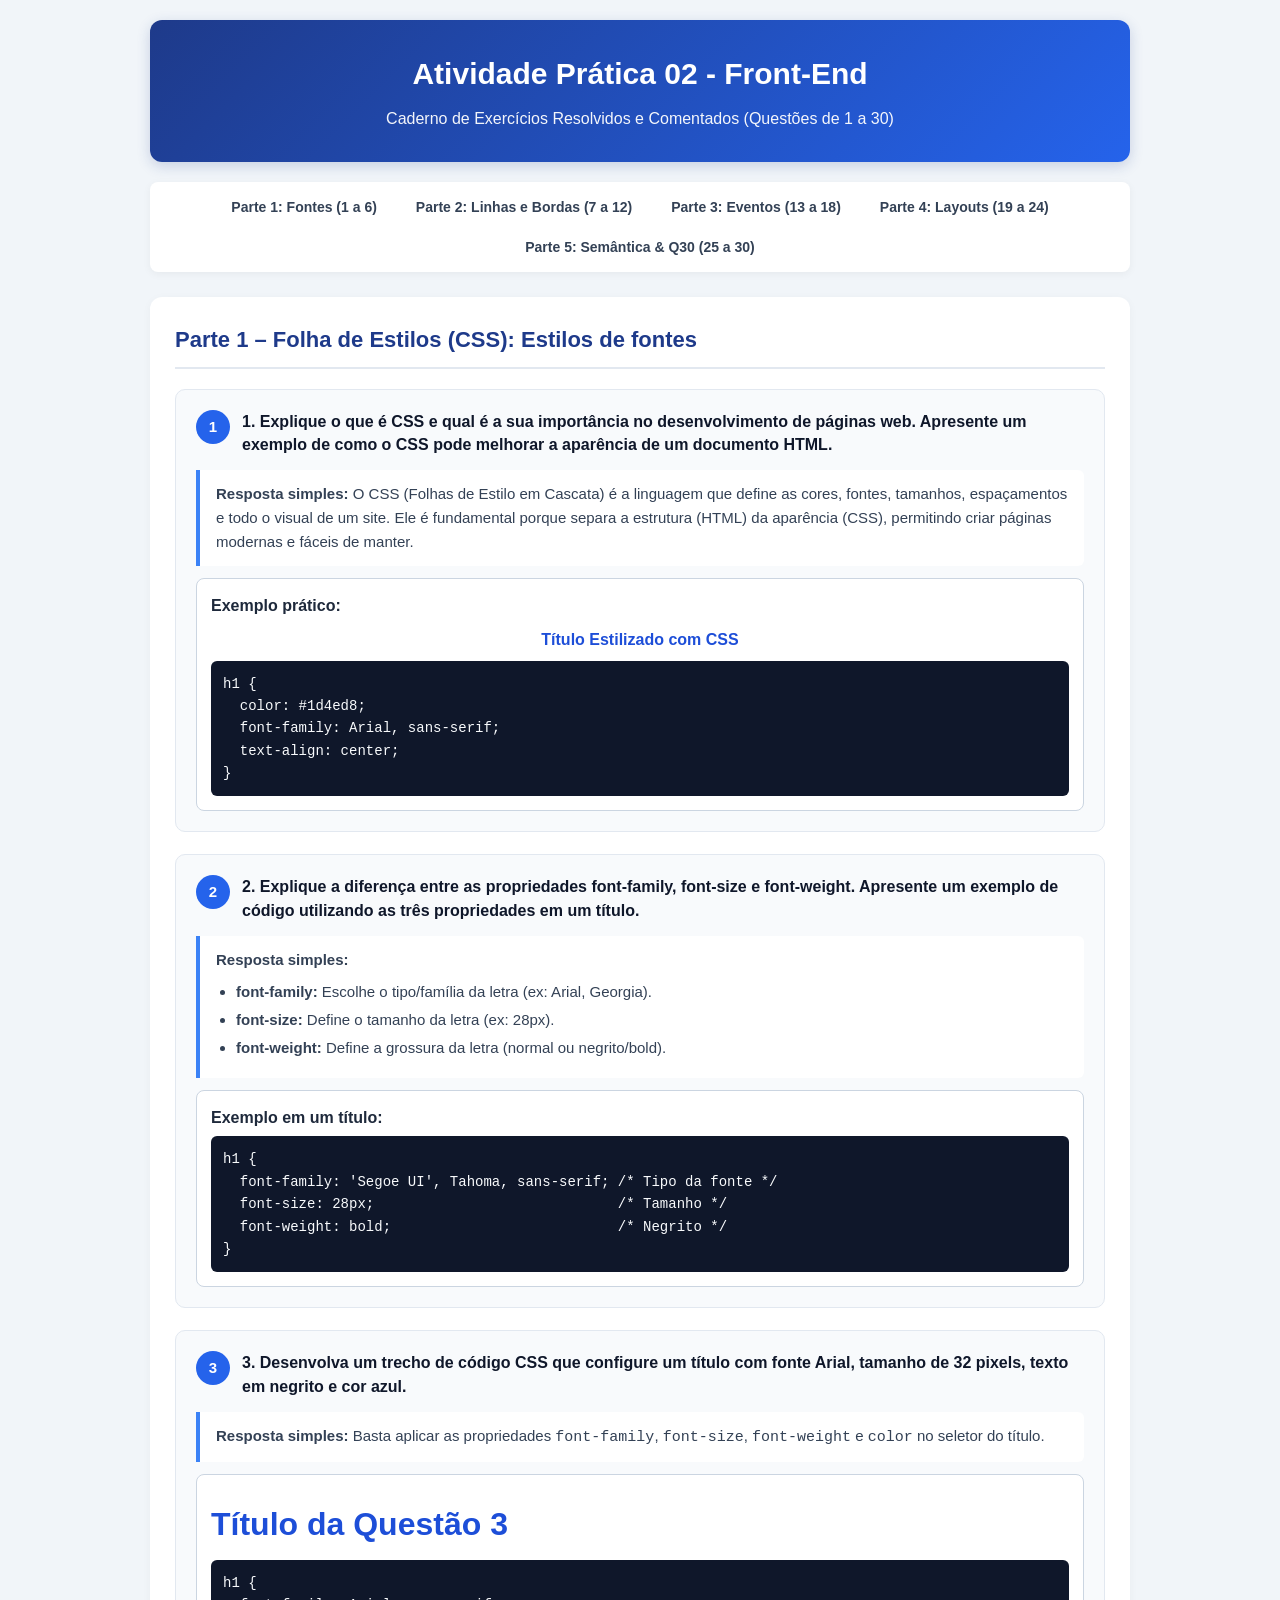
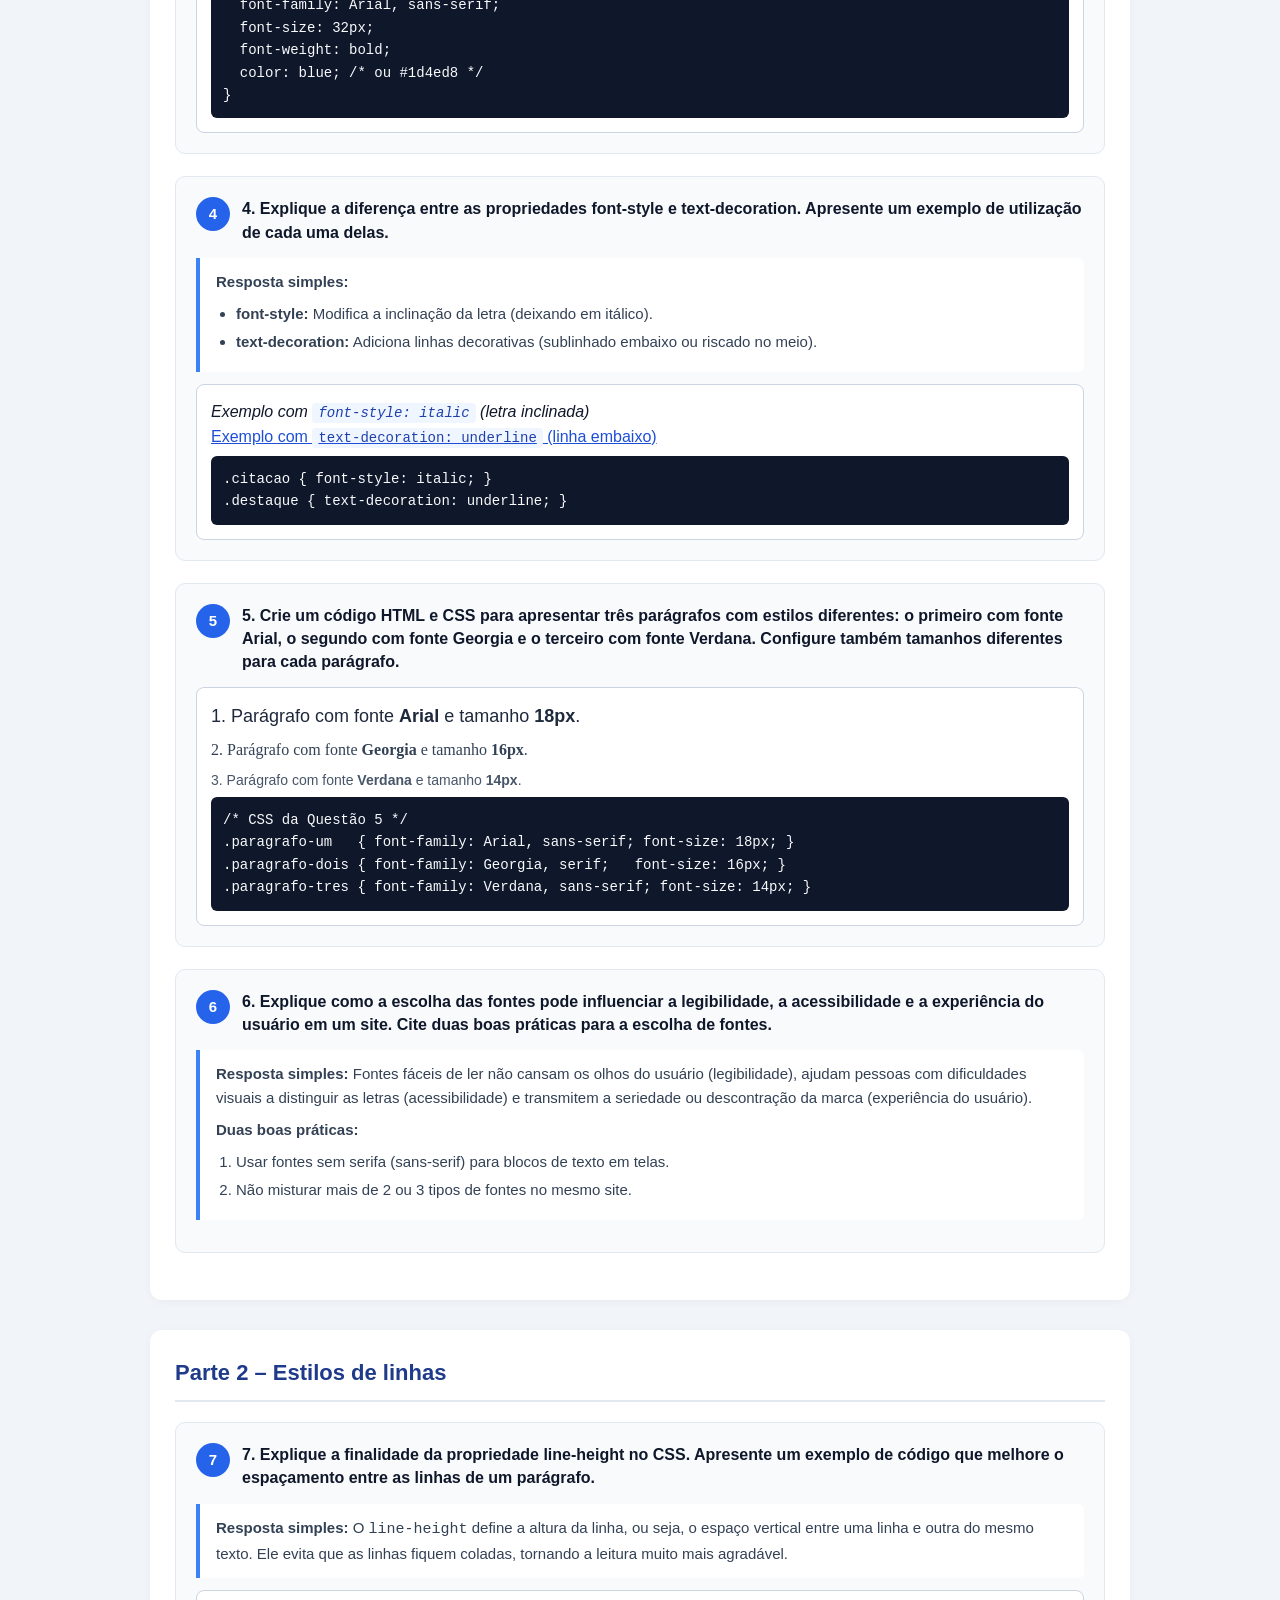
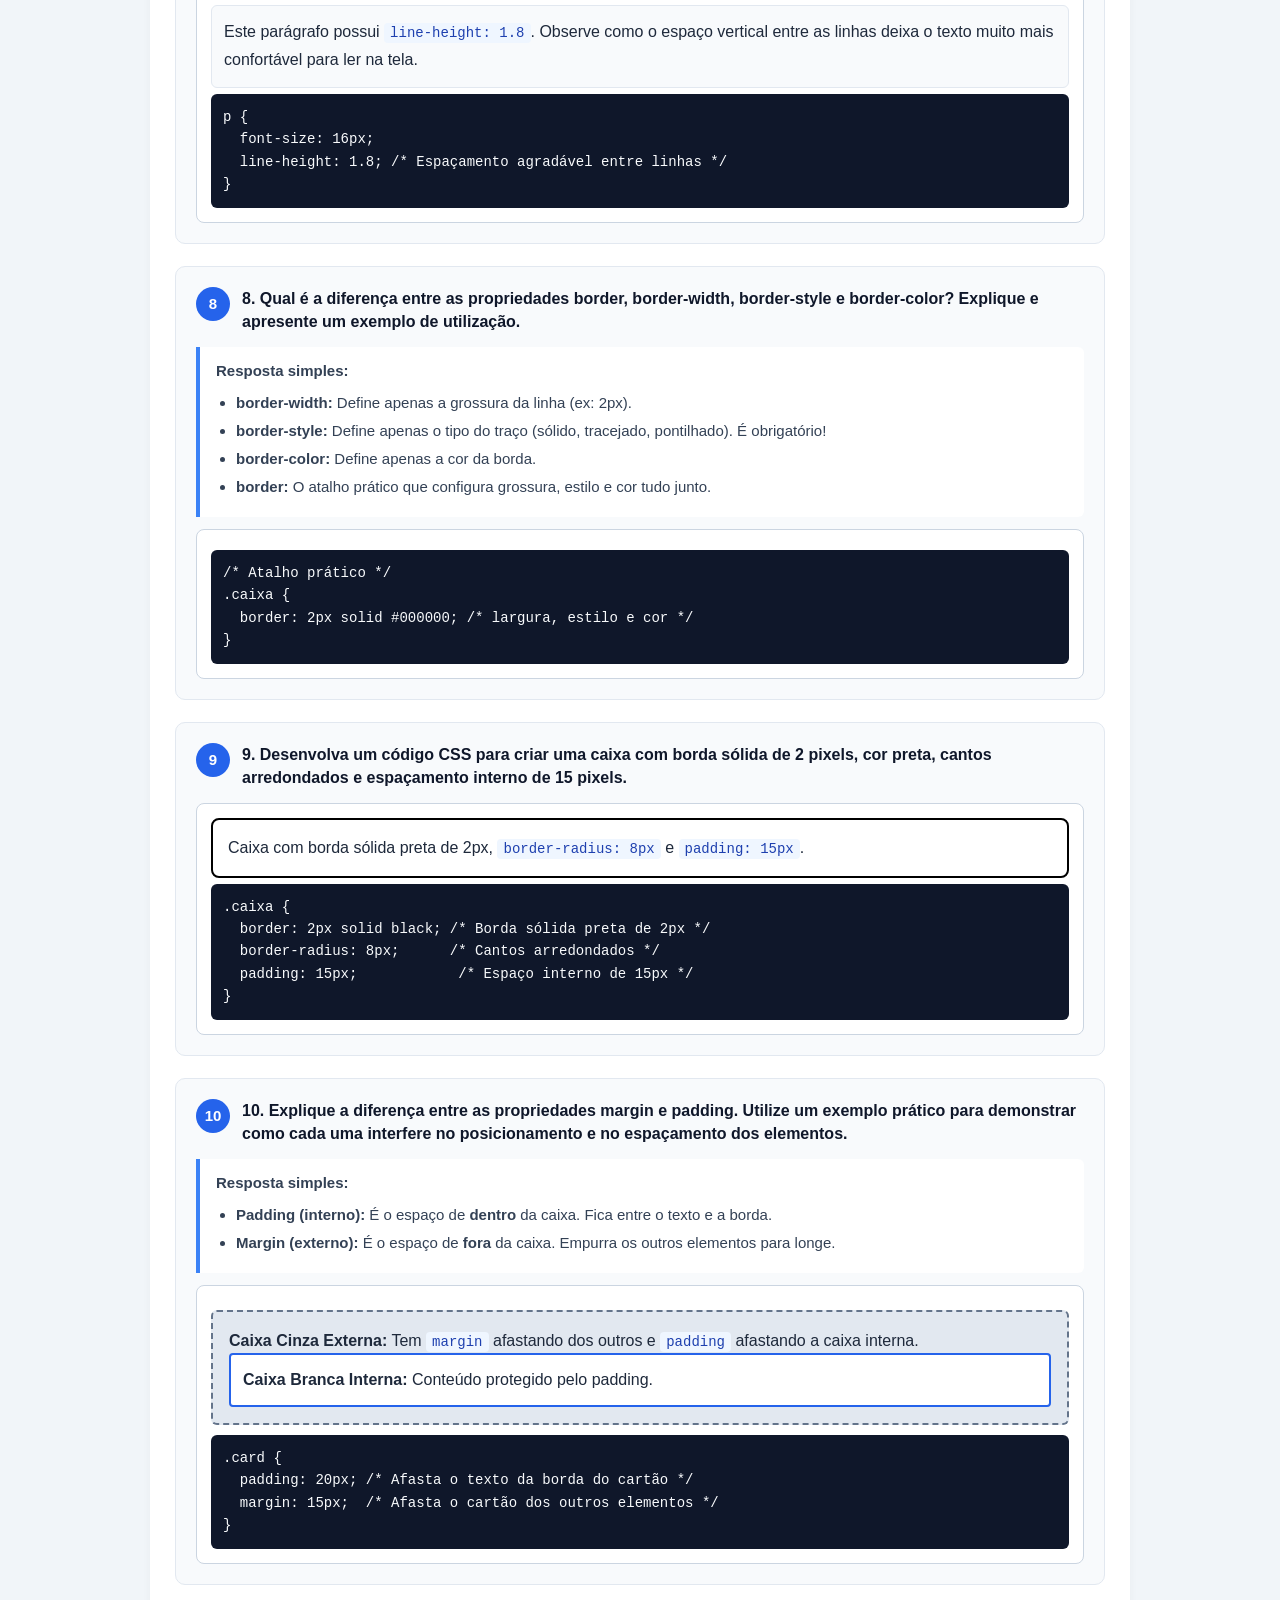
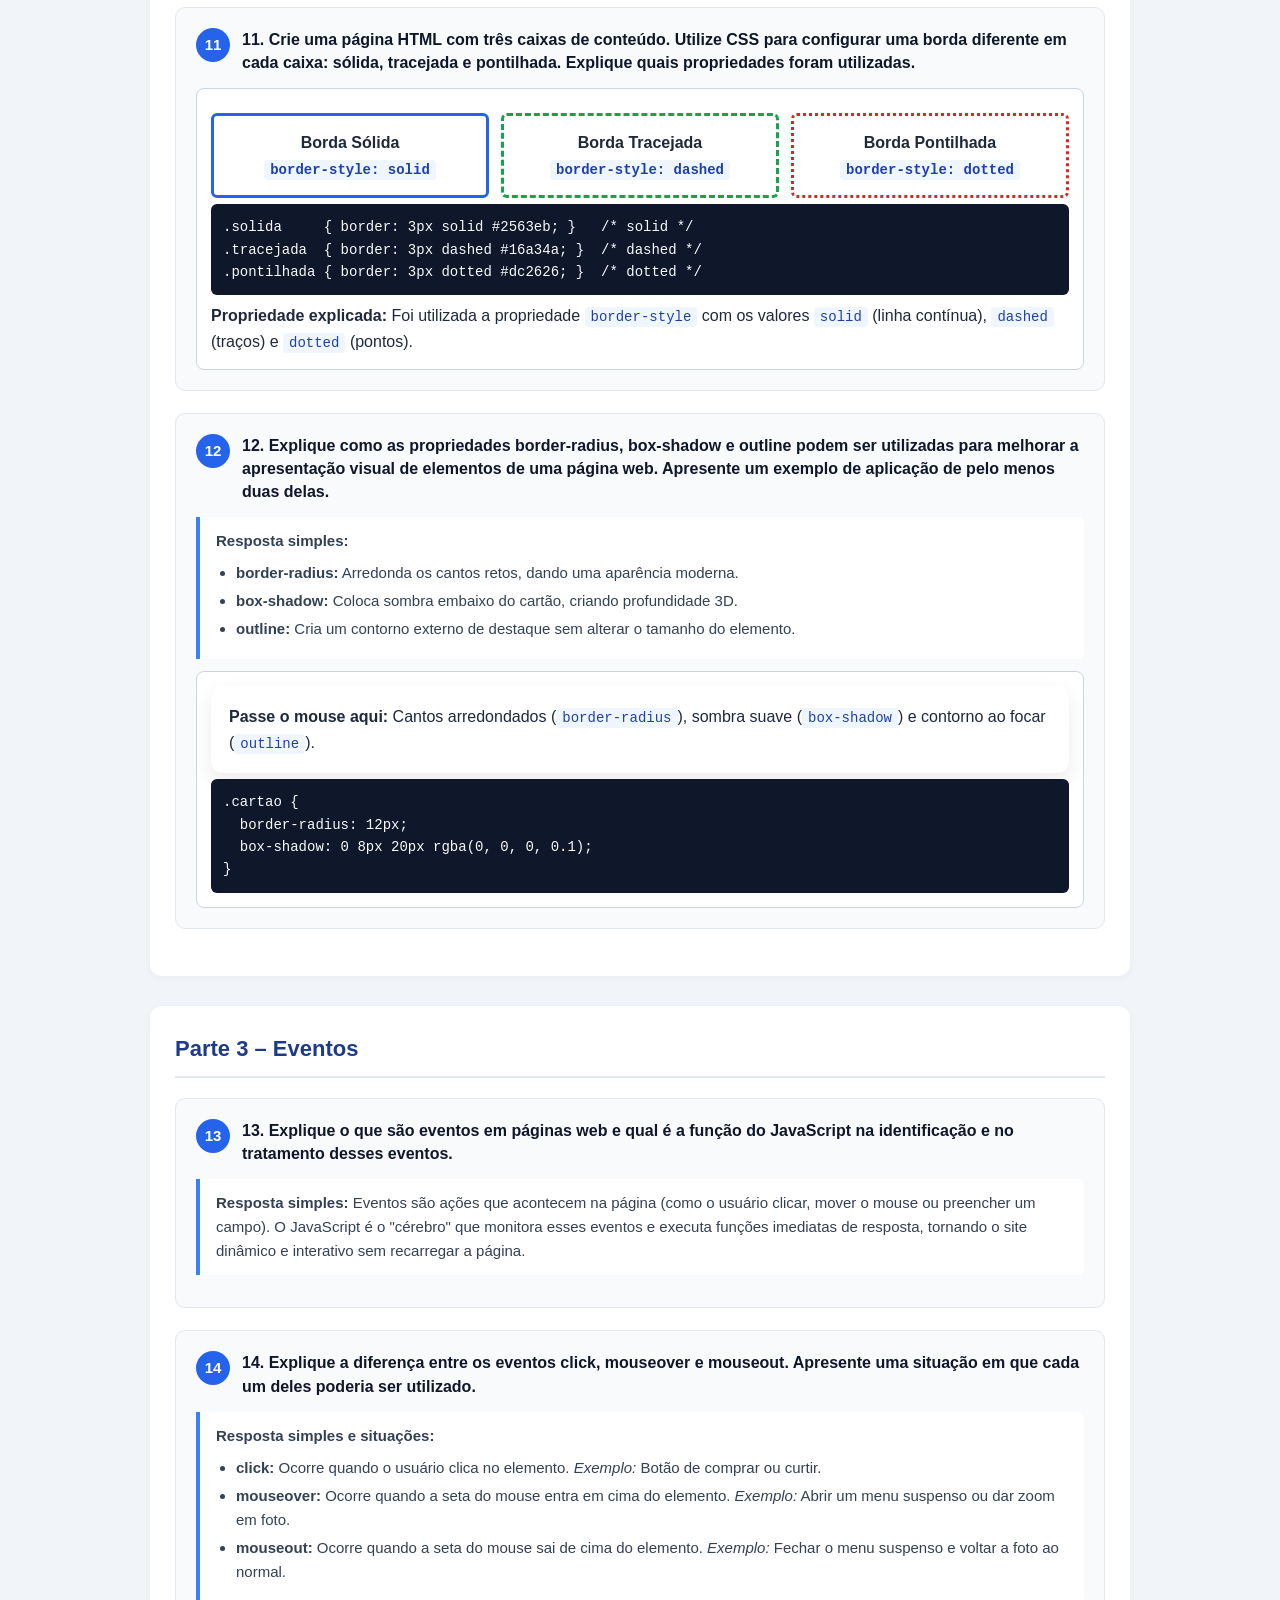
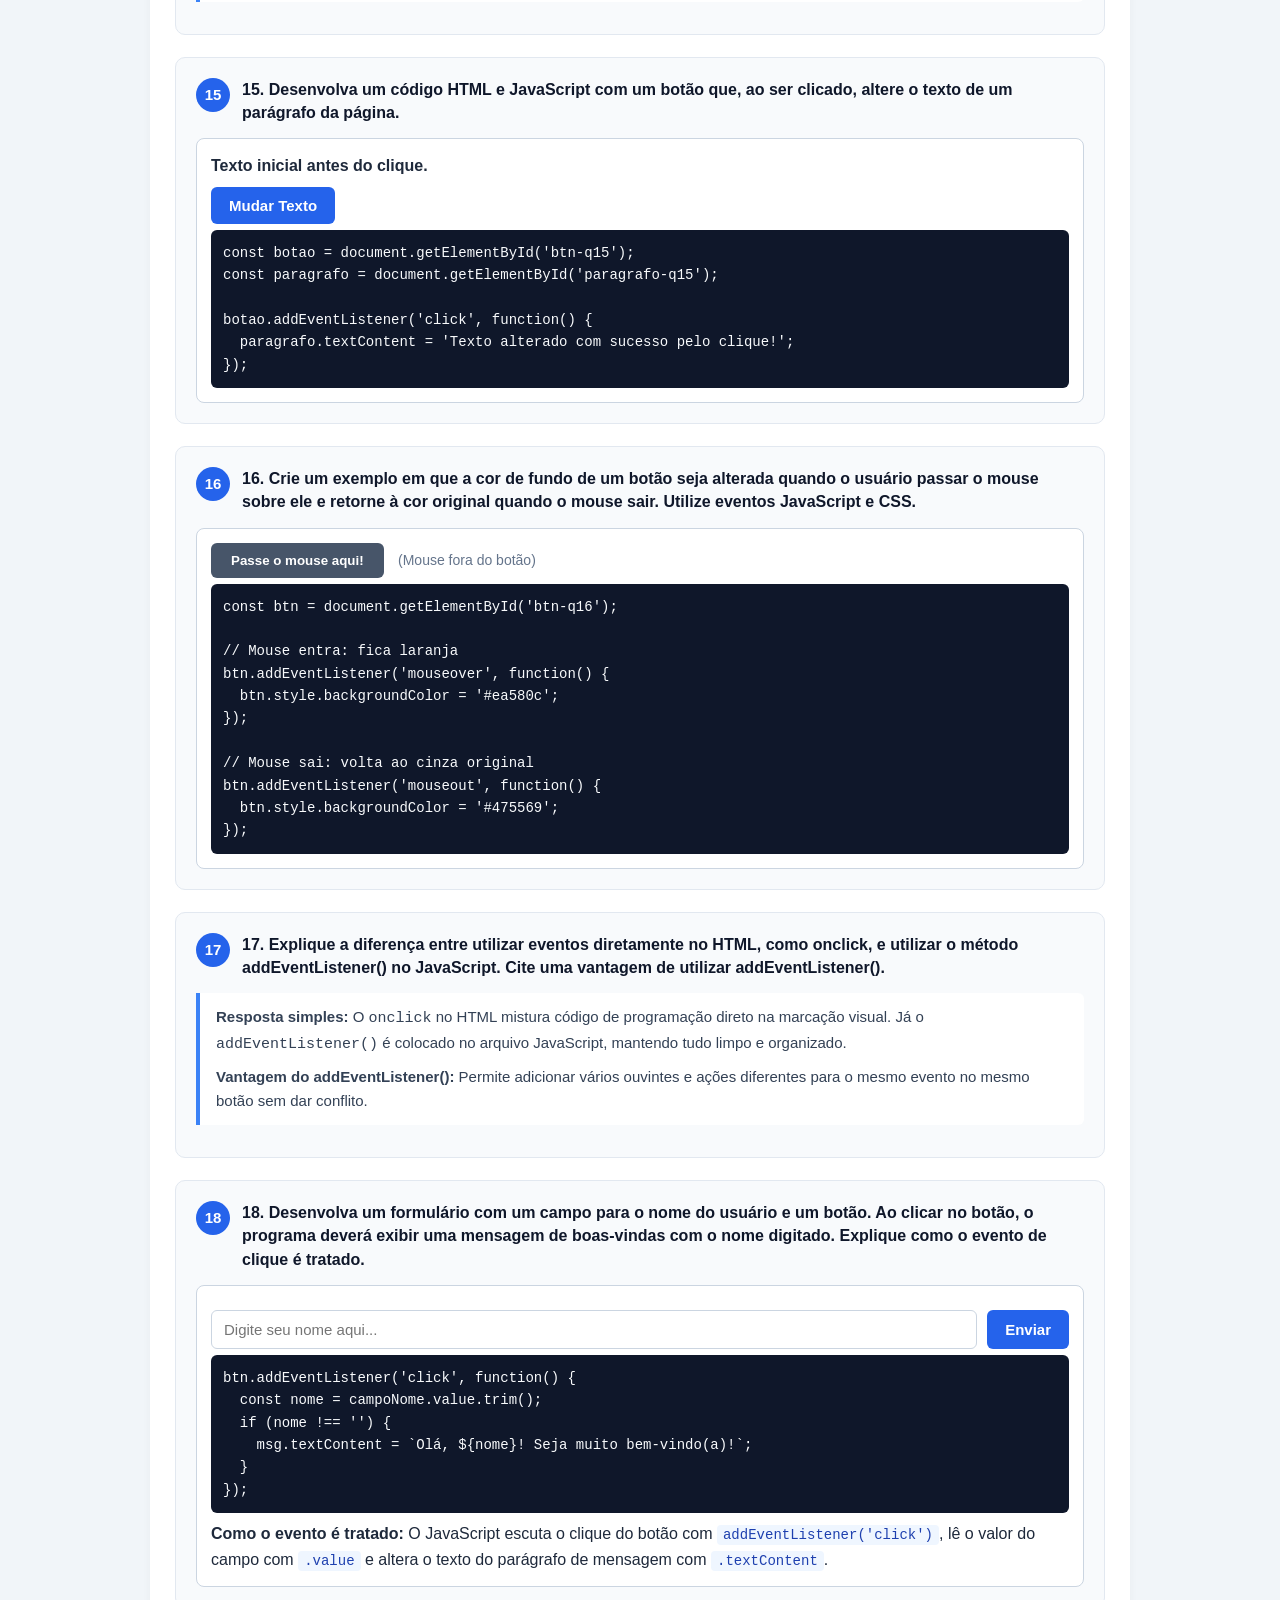
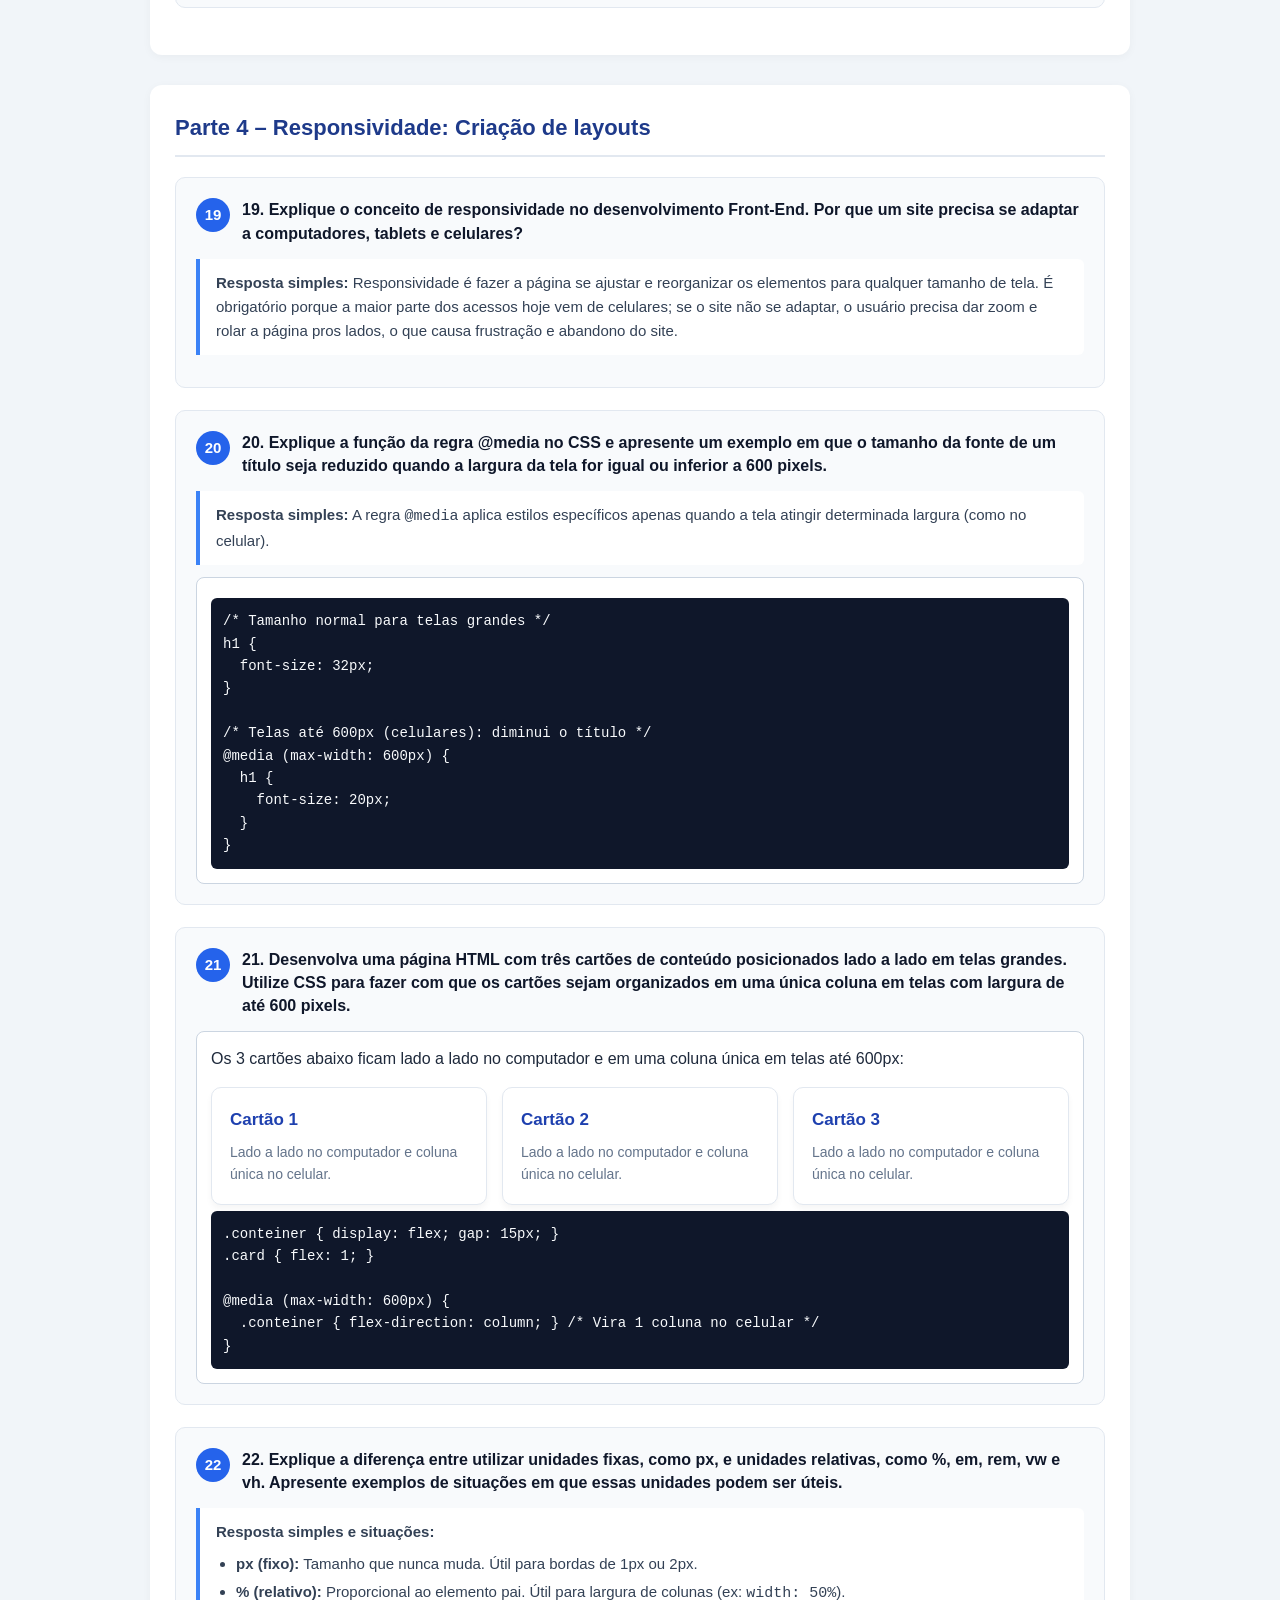
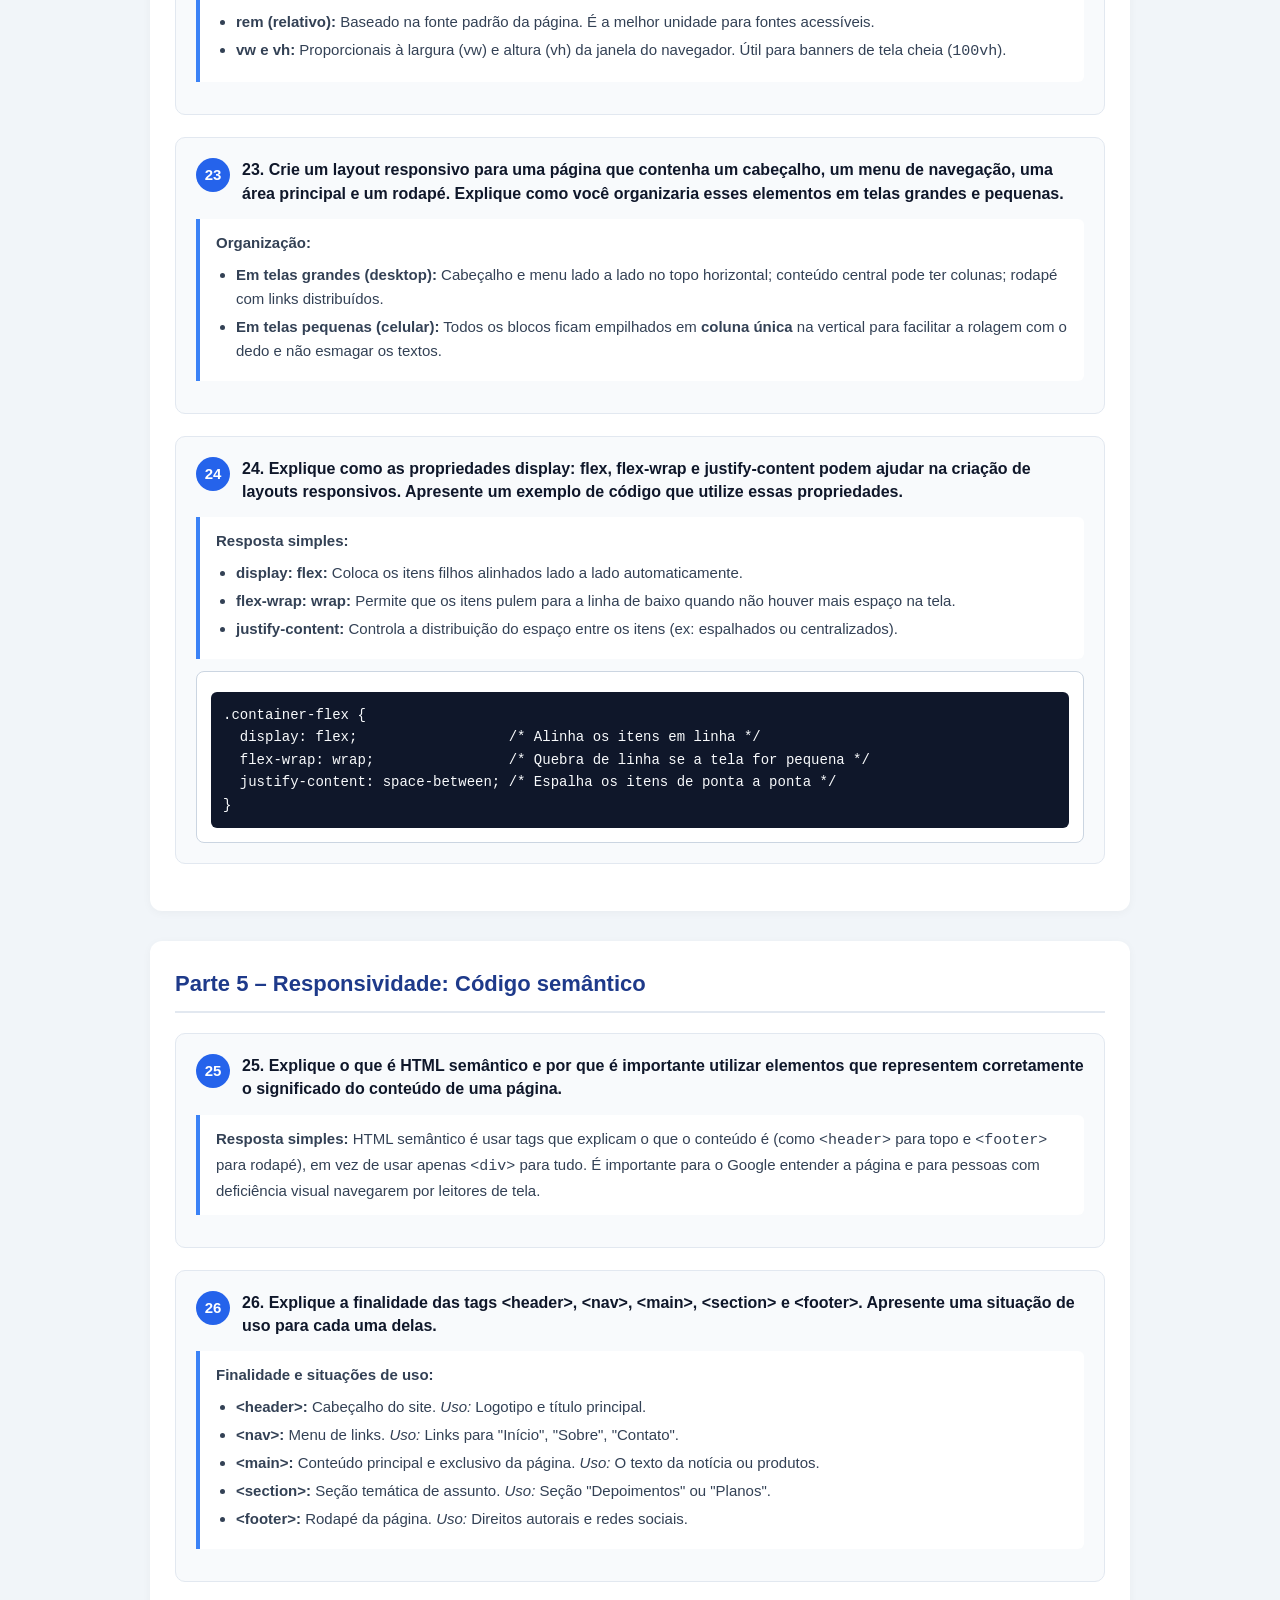
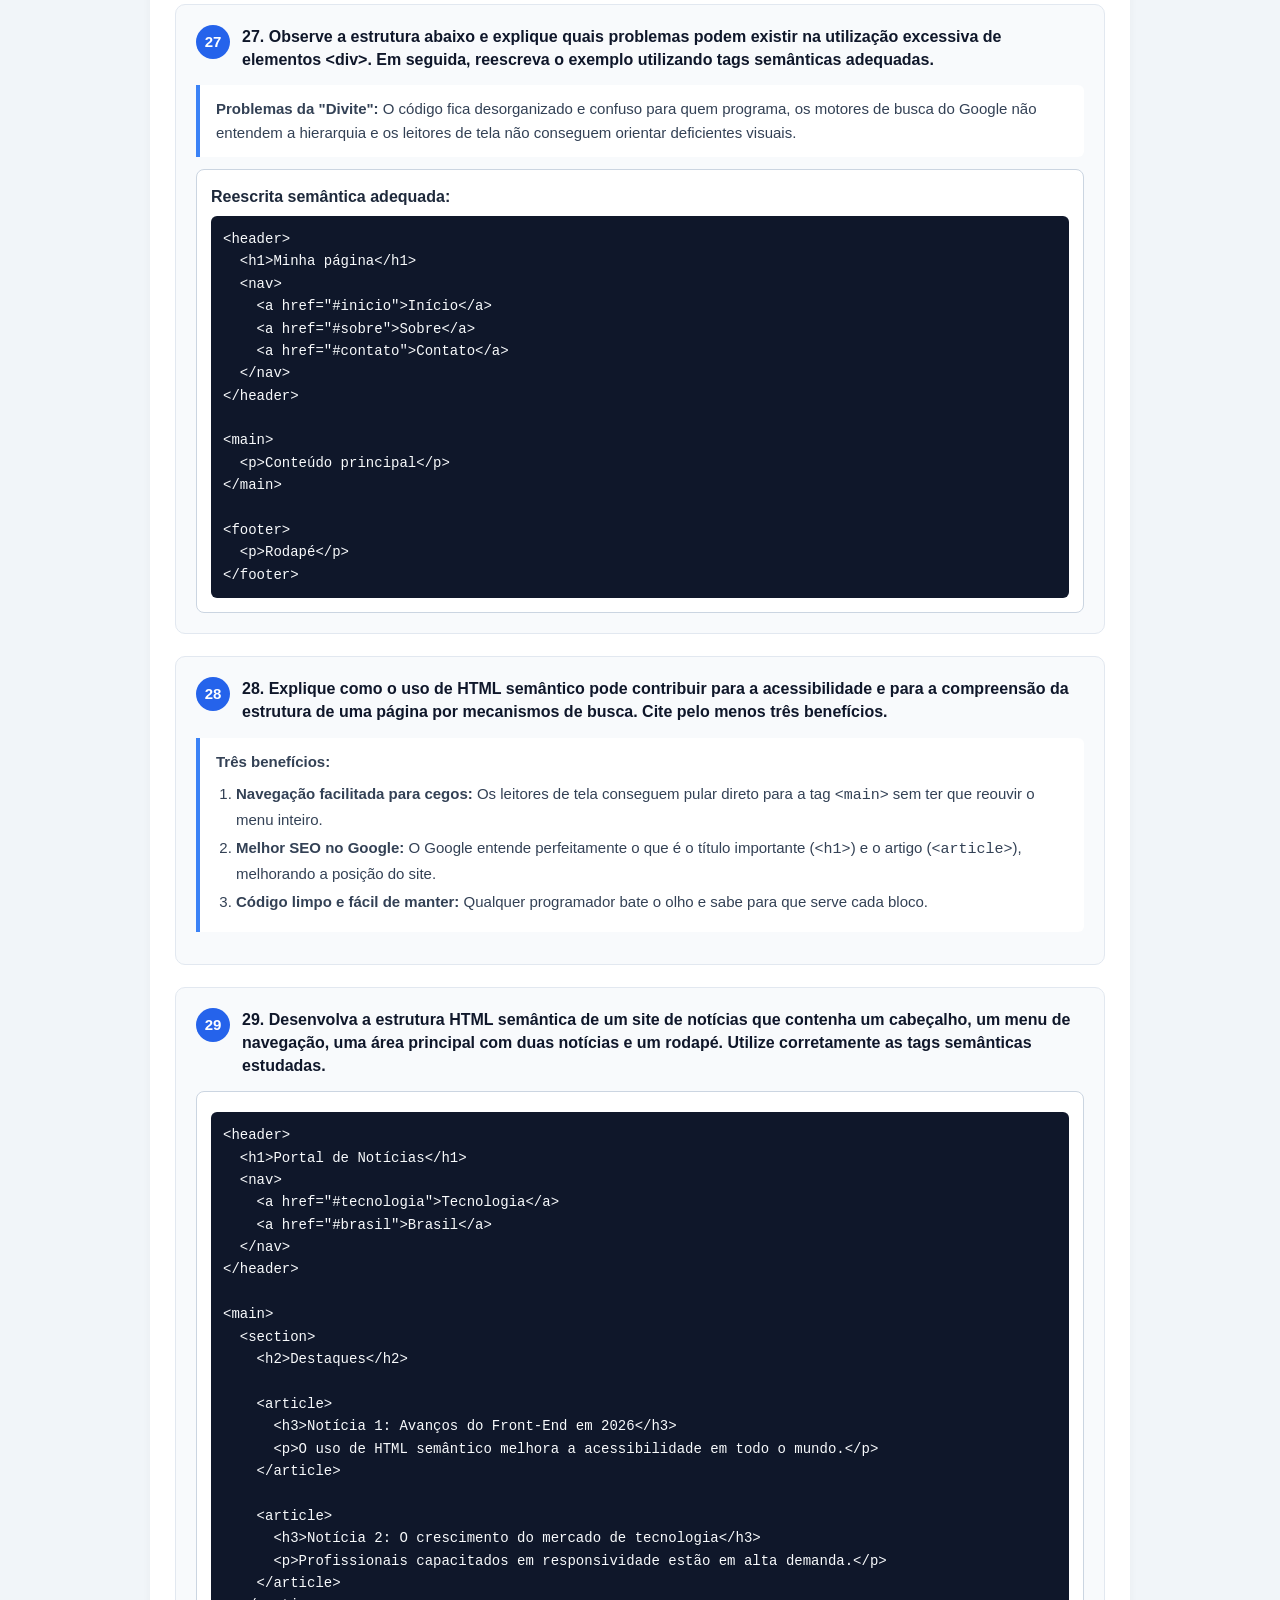
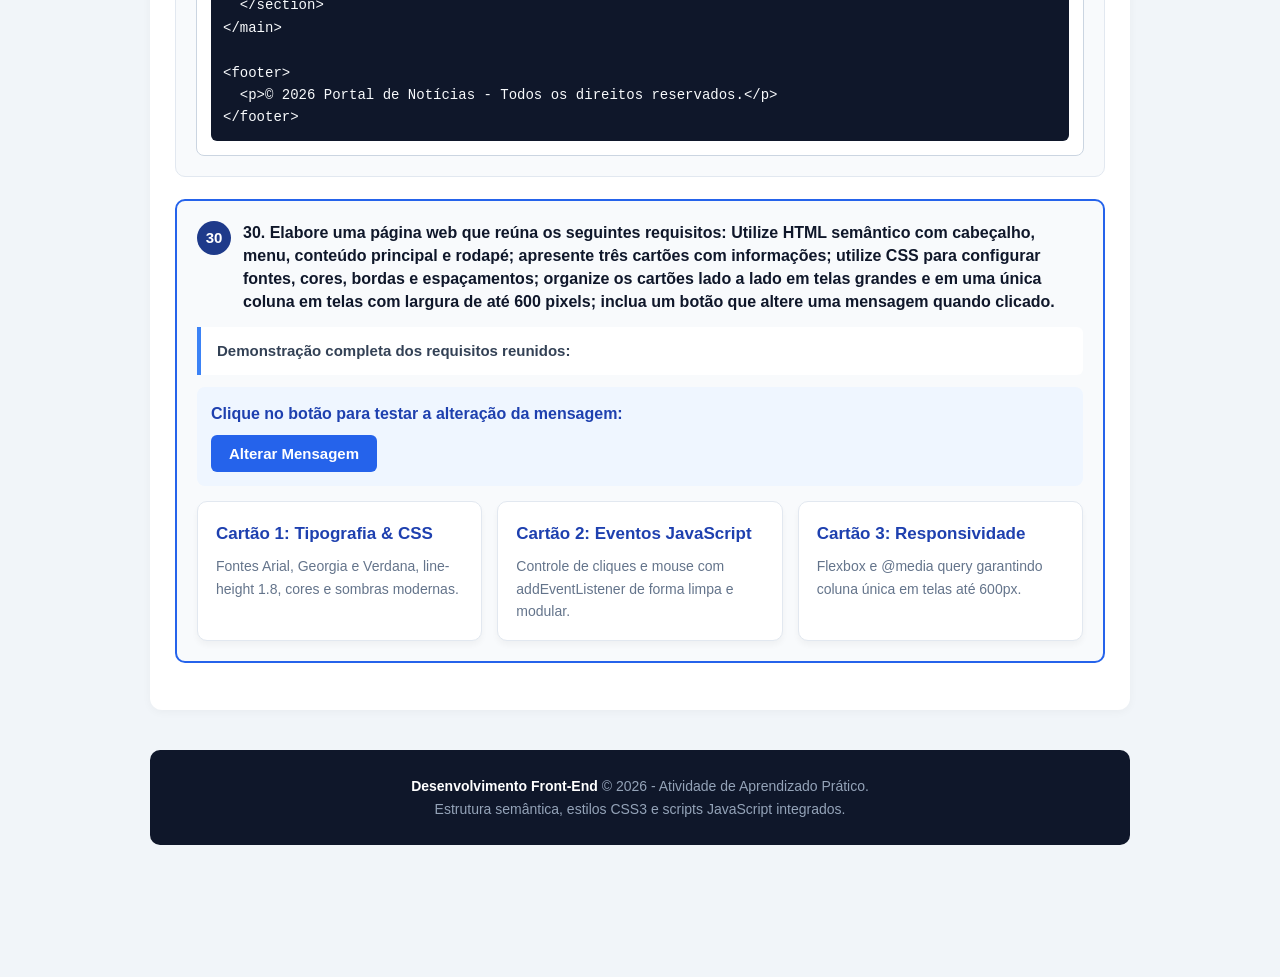
<file: 26.10.2026/index.html>
<!DOCTYPE html>
<html lang="pt-BR">
<head>
  <meta charset="UTF-8">
  <meta name="viewport" content="width=device-width, initial-scale=1.0">
  <title>Atividade Prática 02 - Questões de 1 a 30</title>
  <link rel="stylesheet" href="style02.css">
</head>
<body>

  <div class="container">

    <!-- CABEÇALHO -->
    <header class="topo-pagina">
      <h1>Atividade Prática 02 - Front-End</h1>
      <p>Caderno de Exercícios Resolvidos e Comentados (Questões de 1 a 30)</p>
    </header>

    <!-- MENU DE NAVEGAÇÃO RÁPIDA -->
    <nav class="menu-navegacao">
      <ul>
        <li><a href="#parte1">Parte 1: Fontes (1 a 6)</a></li>
        <li><a href="#parte2">Parte 2: Linhas e Bordas (7 a 12)</a></li>
        <li><a href="#parte3">Parte 3: Eventos (13 a 18)</a></li>
        <li><a href="#parte4">Parte 4: Layouts (19 a 24)</a></li>
        <li><a href="#parte5">Parte 5: Semântica & Q30 (25 a 30)</a></li>
      </ul>
    </nav>

    <!-- CONTEÚDO PRINCIPAL -->
    <main>

      <!-- ====================================================================
           PARTE 1 – ESTILOS DE FONTES (QUESTÕES 1 A 6)
           ==================================================================== -->
      <section id="parte1" class="secao-bloco">
        <h2 class="titulo-parte">Parte 1 – Folha de Estilos (CSS): Estilos de fontes</h2>

        <!-- Questão 1 -->
        <article class="card-questao" id="q1">
          <div class="questao-cabecalho">
            <span class="numero-bolha">1</span>
            <h3 class="enunciado-questao">1. Explique o que é CSS e qual é a sua importância no desenvolvimento de páginas web. Apresente um exemplo de como o CSS pode melhorar a aparência de um documento HTML.</h3>
          </div>
          <div class="resposta-simples">
            <p><strong>Resposta simples:</strong> O CSS (Folhas de Estilo em Cascata) é a linguagem que define as cores, fontes, tamanhos, espaçamentos e todo o visual de um site. Ele é fundamental porque separa a estrutura (HTML) da aparência (CSS), permitindo criar páginas modernas e fáceis de manter.</p>
          </div>
          <div class="caixa-demo">
            <strong>Exemplo prático:</strong>
            <h4 style="color: #1d4ed8; font-family: Arial, sans-serif; text-align: center; margin: 8px 0;">Título Estilizado com CSS</h4>
            <pre><code>h1 {
  color: #1d4ed8;
  font-family: Arial, sans-serif;
  text-align: center;
}</code></pre>
          </div>
        </article>

        <!-- Questão 2 -->
        <article class="card-questao" id="q2">
          <div class="questao-cabecalho">
            <span class="numero-bolha">2</span>
            <h3 class="enunciado-questao">2. Explique a diferença entre as propriedades font-family, font-size e font-weight. Apresente um exemplo de código utilizando as três propriedades em um título.</h3>
          </div>
          <div class="resposta-simples">
            <p><strong>Resposta simples:</strong></p>
            <ul>
              <li><strong>font-family:</strong> Escolhe o tipo/família da letra (ex: Arial, Georgia).</li>
              <li><strong>font-size:</strong> Define o tamanho da letra (ex: 28px).</li>
              <li><strong>font-weight:</strong> Define a grossura da letra (normal ou negrito/bold).</li>
            </ul>
          </div>
          <div class="caixa-demo">
            <strong>Exemplo em um título:</strong>
            <pre><code>h1 {
  font-family: 'Segoe UI', Tahoma, sans-serif; /* Tipo da fonte */
  font-size: 28px;                             /* Tamanho */
  font-weight: bold;                           /* Negrito */
}</code></pre>
          </div>
        </article>

        <!-- Questão 3 -->
        <article class="card-questao" id="q3">
          <div class="questao-cabecalho">
            <span class="numero-bolha">3</span>
            <h3 class="enunciado-questao">3. Desenvolva um trecho de código CSS que configure um título com fonte Arial, tamanho de 32 pixels, texto em negrito e cor azul.</h3>
          </div>
          <div class="resposta-simples">
            <p><strong>Resposta simples:</strong> Basta aplicar as propriedades <code>font-family</code>, <code>font-size</code>, <code>font-weight</code> e <code>color</code> no seletor do título.</p>
          </div>
          <div class="caixa-demo">
            <h2 class="titulo-q3-estilo">Título da Questão 3</h2>
            <pre><code>h1 {
  font-family: Arial, sans-serif;
  font-size: 32px;
  font-weight: bold;
  color: blue; /* ou #1d4ed8 */
}</code></pre>
          </div>
        </article>

        <!-- Questão 4 -->
        <article class="card-questao" id="q4">
          <div class="questao-cabecalho">
            <span class="numero-bolha">4</span>
            <h3 class="enunciado-questao">4. Explique a diferença entre as propriedades font-style e text-decoration. Apresente um exemplo de utilização de cada uma delas.</h3>
          </div>
          <div class="resposta-simples">
            <p><strong>Resposta simples:</strong></p>
            <ul>
              <li><strong>font-style:</strong> Modifica a inclinação da letra (deixando em itálico).</li>
              <li><strong>text-decoration:</strong> Adiciona linhas decorativas (sublinhado embaixo ou riscado no meio).</li>
            </ul>
          </div>
          <div class="caixa-demo">
            <p class="texto-italico">Exemplo com <code>font-style: italic</code> (letra inclinada)</p>
            <p class="texto-sublinhado">Exemplo com <code>text-decoration: underline</code> (linha embaixo)</p>
            <pre><code>.citacao { font-style: italic; }
.destaque { text-decoration: underline; }</code></pre>
          </div>
        </article>

        <!-- Questão 5 -->
        <article class="card-questao" id="q5">
          <div class="questao-cabecalho">
            <span class="numero-bolha">5</span>
            <h3 class="enunciado-questao">5. Crie um código HTML e CSS para apresentar três parágrafos com estilos diferentes: o primeiro com fonte Arial, o segundo com fonte Georgia e o terceiro com fonte Verdana. Configure também tamanhos diferentes para cada parágrafo.</h3>
          </div>
          <div class="caixa-demo">
            <p class="paragrafo-arial">1. Parágrafo com fonte <strong>Arial</strong> e tamanho <strong>18px</strong>.</p>
            <p class="paragrafo-georgia">2. Parágrafo com fonte <strong>Georgia</strong> e tamanho <strong>16px</strong>.</p>
            <p class="paragrafo-verdana">3. Parágrafo com fonte <strong>Verdana</strong> e tamanho <strong>14px</strong>.</p>
            <pre><code>/* CSS da Questão 5 */
.paragrafo-um   { font-family: Arial, sans-serif; font-size: 18px; }
.paragrafo-dois { font-family: Georgia, serif;   font-size: 16px; }
.paragrafo-tres { font-family: Verdana, sans-serif; font-size: 14px; }</code></pre>
          </div>
        </article>

        <!-- Questão 6 -->
        <article class="card-questao" id="q6">
          <div class="questao-cabecalho">
            <span class="numero-bolha">6</span>
            <h3 class="enunciado-questao">6. Explique como a escolha das fontes pode influenciar a legibilidade, a acessibilidade e a experiência do usuário em um site. Cite duas boas práticas para a escolha de fontes.</h3>
          </div>
          <div class="resposta-simples">
            <p><strong>Resposta simples:</strong> Fontes fáceis de ler não cansam os olhos do usuário (legibilidade), ajudam pessoas com dificuldades visuais a distinguir as letras (acessibilidade) e transmitem a seriedade ou descontração da marca (experiência do usuário).</p>
            <p><strong>Duas boas práticas:</strong></p>
            <ol>
              <li>Usar fontes sem serifa (sans-serif) para blocos de texto em telas.</li>
              <li>Não misturar mais de 2 ou 3 tipos de fontes no mesmo site.</li>
            </ol>
          </div>
        </article>
      </section>

      <!-- ====================================================================
           PARTE 2 – ESTILOS DE LINHAS (QUESTÕES 7 A 12)
           ==================================================================== -->
      <section id="parte2" class="secao-bloco">
        <h2 class="titulo-parte">Parte 2 – Estilos de linhas</h2>

        <!-- Questão 7 -->
        <article class="card-questao" id="q7">
          <div class="questao-cabecalho">
            <span class="numero-bolha">7</span>
            <h3 class="enunciado-questao">7. Explique a finalidade da propriedade line-height no CSS. Apresente um exemplo de código que melhore o espaçamento entre as linhas de um parágrafo.</h3>
          </div>
          <div class="resposta-simples">
            <p><strong>Resposta simples:</strong> O <code>line-height</code> define a altura da linha, ou seja, o espaço vertical entre uma linha e outra do mesmo texto. Ele evita que as linhas fiquem coladas, tornando a leitura muito mais agradável.</p>
          </div>
          <div class="caixa-demo">
            <p class="paragrafo-lineheight">
              Este parágrafo possui <code>line-height: 1.8</code>. Observe como o espaço vertical entre as linhas deixa o texto muito mais confortável para ler na tela.
            </p>
            <pre><code>p {
  font-size: 16px;
  line-height: 1.8; /* Espaçamento agradável entre linhas */
}</code></pre>
          </div>
        </article>

        <!-- Questão 8 -->
        <article class="card-questao" id="q8">
          <div class="questao-cabecalho">
            <span class="numero-bolha">8</span>
            <h3 class="enunciado-questao">8. Qual é a diferença entre as propriedades border, border-width, border-style e border-color? Explique e apresente um exemplo de utilização.</h3>
          </div>
          <div class="resposta-simples">
            <p><strong>Resposta simples:</strong></p>
            <ul>
              <li><strong>border-width:</strong> Define apenas a grossura da linha (ex: 2px).</li>
              <li><strong>border-style:</strong> Define apenas o tipo do traço (sólido, tracejado, pontilhado). É obrigatório!</li>
              <li><strong>border-color:</strong> Define apenas a cor da borda.</li>
              <li><strong>border:</strong> O atalho prático que configura grossura, estilo e cor tudo junto.</li>
            </ul>
          </div>
          <div class="caixa-demo">
            <pre><code>/* Atalho prático */
.caixa {
  border: 2px solid #000000; /* largura, estilo e cor */
}</code></pre>
          </div>
        </article>

        <!-- Questão 9 -->
        <article class="card-questao" id="q9">
          <div class="questao-cabecalho">
            <span class="numero-bolha">9</span>
            <h3 class="enunciado-questao">9. Desenvolva um código CSS para criar uma caixa com borda sólida de 2 pixels, cor preta, cantos arredondados e espaçamento interno de 15 pixels.</h3>
          </div>
          <div class="caixa-demo">
            <div class="caixa-q9">
              Caixa com borda sólida preta de 2px, <code>border-radius: 8px</code> e <code>padding: 15px</code>.
            </div>
            <pre><code>.caixa {
  border: 2px solid black; /* Borda sólida preta de 2px */
  border-radius: 8px;      /* Cantos arredondados */
  padding: 15px;            /* Espaço interno de 15px */
}</code></pre>
          </div>
        </article>

        <!-- Questão 10 -->
        <article class="card-questao" id="q10">
          <div class="questao-cabecalho">
            <span class="numero-bolha">10</span>
            <h3 class="enunciado-questao">10. Explique a diferença entre as propriedades margin e padding. Utilize um exemplo prático para demonstrar como cada uma interfere no posicionamento e no espaçamento dos elementos.</h3>
          </div>
          <div class="resposta-simples">
            <p><strong>Resposta simples:</strong></p>
            <ul>
              <li><strong>Padding (interno):</strong> É o espaço de <strong>dentro</strong> da caixa. Fica entre o texto e a borda.</li>
              <li><strong>Margin (externo):</strong> É o espaço de <strong>fora</strong> da caixa. Empurra os outros elementos para longe.</li>
            </ul>
          </div>
          <div class="caixa-demo">
            <div class="caixa-margin-padding-externa">
              <p><strong>Caixa Cinza Externa:</strong> Tem <code>margin</code> afastando dos outros e <code>padding</code> afastando a caixa interna.</p>
              <div class="caixa-margin-padding-interna">
                <strong>Caixa Branca Interna:</strong> Conteúdo protegido pelo padding.
              </div>
            </div>
            <pre><code>.card {
  padding: 20px; /* Afasta o texto da borda do cartão */
  margin: 15px;  /* Afasta o cartão dos outros elementos */
}</code></pre>
          </div>
        </article>

        <!-- Questão 11 -->
        <article class="card-questao" id="q11">
          <div class="questao-cabecalho">
            <span class="numero-bolha">11</span>
            <h3 class="enunciado-questao">11. Crie uma página HTML com três caixas de conteúdo. Utilize CSS para configurar uma borda diferente em cada caixa: sólida, tracejada e pontilhada. Explique quais propriedades foram utilizadas.</h3>
          </div>
          <div class="caixa-demo">
            <div class="grade-bordas">
              <div class="borda-item borda-solida">Borda Sólida<br><code>border-style: solid</code></div>
              <div class="borda-item borda-tracejada">Borda Tracejada<br><code>border-style: dashed</code></div>
              <div class="borda-item borda-pontilhada">Borda Pontilhada<br><code>border-style: dotted</code></div>
            </div>
            <pre><code>.solida     { border: 3px solid #2563eb; }   /* solid */
.tracejada  { border: 3px dashed #16a34a; }  /* dashed */
.pontilhada { border: 3px dotted #dc2626; }  /* dotted */</code></pre>
            <p style="margin-top: 8px;"><strong>Propriedade explicada:</strong> Foi utilizada a propriedade <code>border-style</code> com os valores <code>solid</code> (linha contínua), <code>dashed</code> (traços) e <code>dotted</code> (pontos).</p>
          </div>
        </article>

        <!-- Questão 12 -->
        <article class="card-questao" id="q12">
          <div class="questao-cabecalho">
            <span class="numero-bolha">12</span>
            <h3 class="enunciado-questao">12. Explique como as propriedades border-radius, box-shadow e outline podem ser utilizadas para melhorar a apresentação visual de elementos de uma página web. Apresente um exemplo de aplicação de pelo menos duas delas.</h3>
          </div>
          <div class="resposta-simples">
            <p><strong>Resposta simples:</strong></p>
            <ul>
              <li><strong>border-radius:</strong> Arredonda os cantos retos, dando uma aparência moderna.</li>
              <li><strong>box-shadow:</strong> Coloca sombra embaixo do cartão, criando profundidade 3D.</li>
              <li><strong>outline:</strong> Cria um contorno externo de destaque sem alterar o tamanho do elemento.</li>
            </ul>
          </div>
          <div class="caixa-demo">
            <div class="card-sombra-efeito">
              <strong>Passe o mouse aqui:</strong> Cantos arredondados (<code>border-radius</code>), sombra suave (<code>box-shadow</code>) e contorno ao focar (<code>outline</code>).
            </div>
            <pre><code>.cartao {
  border-radius: 12px;
  box-shadow: 0 8px 20px rgba(0, 0, 0, 0.1);
}</code></pre>
          </div>
        </article>
      </section>

      <!-- ====================================================================
           PARTE 3 – EVENTOS (QUESTÕES 13 A 18)
           ==================================================================== -->
      <section id="parte3" class="secao-bloco">
        <h2 class="titulo-parte">Parte 3 – Eventos</h2>

        <!-- Questão 13 -->
        <article class="card-questao" id="q13">
          <div class="questao-cabecalho">
            <span class="numero-bolha">13</span>
            <h3 class="enunciado-questao">13. Explique o que são eventos em páginas web e qual é a função do JavaScript na identificação e no tratamento desses eventos.</h3>
          </div>
          <div class="resposta-simples">
            <p><strong>Resposta simples:</strong> Eventos são ações que acontecem na página (como o usuário clicar, mover o mouse ou preencher um campo). O JavaScript é o "cérebro" que monitora esses eventos e executa funções imediatas de resposta, tornando o site dinâmico e interativo sem recarregar a página.</p>
          </div>
        </article>

        <!-- Questão 14 -->
        <article class="card-questao" id="q14">
          <div class="questao-cabecalho">
            <span class="numero-bolha">14</span>
            <h3 class="enunciado-questao">14. Explique a diferença entre os eventos click, mouseover e mouseout. Apresente uma situação em que cada um deles poderia ser utilizado.</h3>
          </div>
          <div class="resposta-simples">
            <p><strong>Resposta simples e situações:</strong></p>
            <ul>
              <li><strong>click:</strong> Ocorre quando o usuário clica no elemento. <em>Exemplo:</em> Botão de comprar ou curtir.</li>
              <li><strong>mouseover:</strong> Ocorre quando a seta do mouse entra em cima do elemento. <em>Exemplo:</em> Abrir um menu suspenso ou dar zoom em foto.</li>
              <li><strong>mouseout:</strong> Ocorre quando a seta do mouse sai de cima do elemento. <em>Exemplo:</em> Fechar o menu suspenso e voltar a foto ao normal.</li>
            </ul>
          </div>
        </article>

        <!-- Questão 15 -->
        <article class="card-questao" id="q15">
          <div class="questao-cabecalho">
            <span class="numero-bolha">15</span>
            <h3 class="enunciado-questao">15. Desenvolva um código HTML e JavaScript com um botão que, ao ser clicado, altere o texto de um parágrafo da página.</h3>
          </div>
          <div class="caixa-demo">
            <p id="paragrafo-q15" style="font-weight: 600; margin-bottom: 8px;">Texto inicial antes do clique.</p>
            <button id="btn-q15" class="btn-padrao">Mudar Texto</button>
            <pre><code>const botao = document.getElementById('btn-q15');
const paragrafo = document.getElementById('paragrafo-q15');

botao.addEventListener('click', function() {
  paragrafo.textContent = 'Texto alterado com sucesso pelo clique!';
});</code></pre>
          </div>
        </article>

        <!-- Questão 16 -->
        <article class="card-questao" id="q16">
          <div class="questao-cabecalho">
            <span class="numero-bolha">16</span>
            <h3 class="enunciado-questao">16. Crie um exemplo em que a cor de fundo de um botão seja alterada quando o usuário passar o mouse sobre ele e retorne à cor original quando o mouse sair. Utilize eventos JavaScript e CSS.</h3>
          </div>
          <div class="caixa-demo">
            <button id="btn-q16" class="btn-hover-demo">Passe o mouse aqui!</button>
            <span id="texto-status-mouse" style="margin-left: 10px; font-size: 14px; color: #64748b;">(Mouse fora do botão)</span>
            <pre><code>const btn = document.getElementById('btn-q16');

// Mouse entra: fica laranja
btn.addEventListener('mouseover', function() {
  btn.style.backgroundColor = '#ea580c';
});

// Mouse sai: volta ao cinza original
btn.addEventListener('mouseout', function() {
  btn.style.backgroundColor = '#475569';
});</code></pre>
          </div>
        </article>

        <!-- Questão 17 -->
        <article class="card-questao" id="q17">
          <div class="questao-cabecalho">
            <span class="numero-bolha">17</span>
            <h3 class="enunciado-questao">17. Explique a diferença entre utilizar eventos diretamente no HTML, como onclick, e utilizar o método addEventListener() no JavaScript. Cite uma vantagem de utilizar addEventListener().</h3>
          </div>
          <div class="resposta-simples">
            <p><strong>Resposta simples:</strong> O <code>onclick</code> no HTML mistura código de programação direto na marcação visual. Já o <code>addEventListener()</code> é colocado no arquivo JavaScript, mantendo tudo limpo e organizado.</p>
            <p><strong>Vantagem do addEventListener():</strong> Permite adicionar vários ouvintes e ações diferentes para o mesmo evento no mesmo botão sem dar conflito.</p>
          </div>
        </article>

        <!-- Questão 18 -->
        <article class="card-questao" id="q18">
          <div class="questao-cabecalho">
            <span class="numero-bolha">18</span>
            <h3 class="enunciado-questao">18. Desenvolva um formulário com um campo para o nome do usuário e um botão. Ao clicar no botão, o programa deverá exibir uma mensagem de boas-vindas com o nome digitado. Explique como o evento de clique é tratado.</h3>
          </div>
          <div class="caixa-demo">
            <div class="form-linha">
              <input type="text" id="campo-nome-q18" class="campo-input" placeholder="Digite seu nome aqui...">
              <button id="btn-enviar-q18" class="btn-padrao">Enviar</button>
            </div>
            <div id="msg-q18" class="resultado-aviso" style="display: none;"></div>
            <pre><code>btn.addEventListener('click', function() {
  const nome = campoNome.value.trim();
  if (nome !== '') {
    msg.textContent = `Olá, ${nome}! Seja muito bem-vindo(a)!`;
  }
});</code></pre>
            <p style="margin-top: 8px;"><strong>Como o evento é tratado:</strong> O JavaScript escuta o clique do botão com <code>addEventListener('click')</code>, lê o valor do campo com <code>.value</code> e altera o texto do parágrafo de mensagem com <code>.textContent</code>.</p>
          </div>
        </article>
      </section>

      <!-- ====================================================================
           PARTE 4 – RESPONSIVIDADE: CRIAÇÃO DE LAYOUTS (QUESTÕES 19 A 24)
           ==================================================================== -->
      <section id="parte4" class="secao-bloco">
        <h2 class="titulo-parte">Parte 4 – Responsividade: Criação de layouts</h2>

        <!-- Questão 19 -->
        <article class="card-questao" id="q19">
          <div class="questao-cabecalho">
            <span class="numero-bolha">19</span>
            <h3 class="enunciado-questao">19. Explique o conceito de responsividade no desenvolvimento Front-End. Por que um site precisa se adaptar a computadores, tablets e celulares?</h3>
          </div>
          <div class="resposta-simples">
            <p><strong>Resposta simples:</strong> Responsividade é fazer a página se ajustar e reorganizar os elementos para qualquer tamanho de tela. É obrigatório porque a maior parte dos acessos hoje vem de celulares; se o site não se adaptar, o usuário precisa dar zoom e rolar a página pros lados, o que causa frustração e abandono do site.</p>
          </div>
        </article>

        <!-- Questão 20 -->
        <article class="card-questao" id="q20">
          <div class="questao-cabecalho">
            <span class="numero-bolha">20</span>
            <h3 class="enunciado-questao">20. Explique a função da regra @media no CSS e apresente um exemplo em que o tamanho da fonte de um título seja reduzido quando a largura da tela for igual ou inferior a 600 pixels.</h3>
          </div>
          <div class="resposta-simples">
            <p><strong>Resposta simples:</strong> A regra <code>@media</code> aplica estilos específicos apenas quando a tela atingir determinada largura (como no celular).</p>
          </div>
          <div class="caixa-demo">
            <pre><code>/* Tamanho normal para telas grandes */
h1 {
  font-size: 32px;
}

/* Telas até 600px (celulares): diminui o título */
@media (max-width: 600px) {
  h1 {
    font-size: 20px;
  }
}</code></pre>
          </div>
        </article>

        <!-- Questão 21 -->
        <article class="card-questao" id="q21">
          <div class="questao-cabecalho">
            <span class="numero-bolha">21</span>
            <h3 class="enunciado-questao">21. Desenvolva uma página HTML com três cartões de conteúdo posicionados lado a lado em telas grandes. Utilize CSS para fazer com que os cartões sejam organizados em uma única coluna em telas com largura de até 600 pixels.</h3>
          </div>
          <div class="caixa-demo">
            <p>Os 3 cartões abaixo ficam lado a lado no computador e em uma coluna única em telas até 600px:</p>
            <div class="conteiner-cards-flex">
              <div class="card-info">
                <h4>Cartão 1</h4>
                <p>Lado a lado no computador e coluna única no celular.</p>
              </div>
              <div class="card-info">
                <h4>Cartão 2</h4>
                <p>Lado a lado no computador e coluna única no celular.</p>
              </div>
              <div class="card-info">
                <h4>Cartão 3</h4>
                <p>Lado a lado no computador e coluna única no celular.</p>
              </div>
            </div>
            <pre><code>.conteiner { display: flex; gap: 15px; }
.card { flex: 1; }

@media (max-width: 600px) {
  .conteiner { flex-direction: column; } /* Vira 1 coluna no celular */
}</code></pre>
          </div>
        </article>

        <!-- Questão 22 -->
        <article class="card-questao" id="q22">
          <div class="questao-cabecalho">
            <span class="numero-bolha">22</span>
            <h3 class="enunciado-questao">22. Explique a diferença entre utilizar unidades fixas, como px, e unidades relativas, como %, em, rem, vw e vh. Apresente exemplos de situações em que essas unidades podem ser úteis.</h3>
          </div>
          <div class="resposta-simples">
            <p><strong>Resposta simples e situações:</strong></p>
            <ul>
              <li><strong>px (fixo):</strong> Tamanho que nunca muda. Útil para bordas de 1px ou 2px.</li>
              <li><strong>% (relativo):</strong> Proporcional ao elemento pai. Útil para largura de colunas (ex: <code>width: 50%</code>).</li>
              <li><strong>rem (relativo):</strong> Baseado na fonte padrão da página. É a melhor unidade para fontes acessíveis.</li>
              <li><strong>vw e vh:</strong> Proporcionais à largura (vw) e altura (vh) da janela do navegador. Útil para banners de tela cheia (<code>100vh</code>).</li>
            </ul>
          </div>
        </article>

        <!-- Questão 23 -->
        <article class="card-questao" id="q23">
          <div class="questao-cabecalho">
            <span class="numero-bolha">23</span>
            <h3 class="enunciado-questao">23. Crie um layout responsivo para uma página que contenha um cabeçalho, um menu de navegação, uma área principal e um rodapé. Explique como você organizaria esses elementos em telas grandes e pequenas.</h3>
          </div>
          <div class="resposta-simples">
            <p><strong>Organização:</strong></p>
            <ul>
              <li><strong>Em telas grandes (desktop):</strong> Cabeçalho e menu lado a lado no topo horizontal; conteúdo central pode ter colunas; rodapé com links distribuídos.</li>
              <li><strong>Em telas pequenas (celular):</strong> Todos os blocos ficam empilhados em <strong>coluna única</strong> na vertical para facilitar a rolagem com o dedo e não esmagar os textos.</li>
            </ul>
          </div>
        </article>

        <!-- Questão 24 -->
        <article class="card-questao" id="q24">
          <div class="questao-cabecalho">
            <span class="numero-bolha">24</span>
            <h3 class="enunciado-questao">24. Explique como as propriedades display: flex, flex-wrap e justify-content podem ajudar na criação de layouts responsivos. Apresente um exemplo de código que utilize essas propriedades.</h3>
          </div>
          <div class="resposta-simples">
            <p><strong>Resposta simples:</strong></p>
            <ul>
              <li><strong>display: flex:</strong> Coloca os itens filhos alinhados lado a lado automaticamente.</li>
              <li><strong>flex-wrap: wrap:</strong> Permite que os itens pulem para a linha de baixo quando não houver mais espaço na tela.</li>
              <li><strong>justify-content:</strong> Controla a distribuição do espaço entre os itens (ex: espalhados ou centralizados).</li>
            </ul>
          </div>
          <div class="caixa-demo">
            <pre><code>.container-flex {
  display: flex;                  /* Alinha os itens em linha */
  flex-wrap: wrap;                /* Quebra de linha se a tela for pequena */
  justify-content: space-between; /* Espalha os itens de ponta a ponta */
}</code></pre>
          </div>
        </article>
      </section>

      <!-- ====================================================================
           PARTE 5 – RESPONSIVIDADE: CÓDIGO SEMÂNTICO (QUESTÕES 25 A 30)
           ==================================================================== -->
      <section id="parte5" class="secao-bloco">
        <h2 class="titulo-parte">Parte 5 – Responsividade: Código semântico</h2>

        <!-- Questão 25 -->
        <article class="card-questao" id="q25">
          <div class="questao-cabecalho">
            <span class="numero-bolha">25</span>
            <h3 class="enunciado-questao">25. Explique o que é HTML semântico e por que é importante utilizar elementos que representem corretamente o significado do conteúdo de uma página.</h3>
          </div>
          <div class="resposta-simples">
            <p><strong>Resposta simples:</strong> HTML semântico é usar tags que explicam o que o conteúdo é (como <code>&lt;header&gt;</code> para topo e <code>&lt;footer&gt;</code> para rodapé), em vez de usar apenas <code>&lt;div&gt;</code> para tudo. É importante para o Google entender a página e para pessoas com deficiência visual navegarem por leitores de tela.</p>
          </div>
        </article>

        <!-- Questão 26 -->
        <article class="card-questao" id="q26">
          <div class="questao-cabecalho">
            <span class="numero-bolha">26</span>
            <h3 class="enunciado-questao">26. Explique a finalidade das tags &lt;header&gt;, &lt;nav&gt;, &lt;main&gt;, &lt;section&gt; e &lt;footer&gt;. Apresente uma situação de uso para cada uma delas.</h3>
          </div>
          <div class="resposta-simples">
            <p><strong>Finalidade e situações de uso:</strong></p>
            <ul>
              <li><strong>&lt;header&gt;:</strong> Cabeçalho do site. <em>Uso:</em> Logotipo e título principal.</li>
              <li><strong>&lt;nav&gt;:</strong> Menu de links. <em>Uso:</em> Links para "Início", "Sobre", "Contato".</li>
              <li><strong>&lt;main&gt;:</strong> Conteúdo principal e exclusivo da página. <em>Uso:</em> O texto da notícia ou produtos.</li>
              <li><strong>&lt;section&gt;:</strong> Seção temática de assunto. <em>Uso:</em> Seção "Depoimentos" ou "Planos".</li>
              <li><strong>&lt;footer&gt;:</strong> Rodapé da página. <em>Uso:</em> Direitos autorais e redes sociais.</li>
            </ul>
          </div>
        </article>

        <!-- Questão 27 -->
        <article class="card-questao" id="q27">
          <div class="questao-cabecalho">
            <span class="numero-bolha">27</span>
            <h3 class="enunciado-questao">27. Observe a estrutura abaixo e explique quais problemas podem existir na utilização excessiva de elementos &lt;div&gt;. Em seguida, reescreva o exemplo utilizando tags semânticas adequadas.</h3>
          </div>
          <div class="resposta-simples">
            <p><strong>Problemas da "Divite":</strong> O código fica desorganizado e confuso para quem programa, os motores de busca do Google não entendem a hierarquia e os leitores de tela não conseguem orientar deficientes visuais.</p>
          </div>
          <div class="caixa-demo">
            <strong>Reescrita semântica adequada:</strong>
            <pre><code>&lt;header&gt;
  &lt;h1&gt;Minha página&lt;/h1&gt;
  &lt;nav&gt;
    &lt;a href="#inicio"&gt;Início&lt;/a&gt;
    &lt;a href="#sobre"&gt;Sobre&lt;/a&gt;
    &lt;a href="#contato"&gt;Contato&lt;/a&gt;
  &lt;/nav&gt;
&lt;/header&gt;

&lt;main&gt;
  &lt;p&gt;Conteúdo principal&lt;/p&gt;
&lt;/main&gt;

&lt;footer&gt;
  &lt;p&gt;Rodapé&lt;/p&gt;
&lt;/footer&gt;</code></pre>
          </div>
        </article>

        <!-- Questão 28 -->
        <article class="card-questao" id="q28">
          <div class="questao-cabecalho">
            <span class="numero-bolha">28</span>
            <h3 class="enunciado-questao">28. Explique como o uso de HTML semântico pode contribuir para a acessibilidade e para a compreensão da estrutura de uma página por mecanismos de busca. Cite pelo menos três benefícios.</h3>
          </div>
          <div class="resposta-simples">
            <p><strong>Três benefícios:</strong></p>
            <ol>
              <li><strong>Navegação facilitada para cegos:</strong> Os leitores de tela conseguem pular direto para a tag <code>&lt;main&gt;</code> sem ter que reouvir o menu inteiro.</li>
              <li><strong>Melhor SEO no Google:</strong> O Google entende perfeitamente o que é o título importante (<code>&lt;h1&gt;</code>) e o artigo (<code>&lt;article&gt;</code>), melhorando a posição do site.</li>
              <li><strong>Código limpo e fácil de manter:</strong> Qualquer programador bate o olho e sabe para que serve cada bloco.</li>
            </ol>
          </div>
        </article>

        <!-- Questão 29 -->
        <article class="card-questao" id="q29">
          <div class="questao-cabecalho">
            <span class="numero-bolha">29</span>
            <h3 class="enunciado-questao">29. Desenvolva a estrutura HTML semântica de um site de notícias que contenha um cabeçalho, um menu de navegação, uma área principal com duas notícias e um rodapé. Utilize corretamente as tags semânticas estudadas.</h3>
          </div>
          <div class="caixa-demo">
            <pre><code>&lt;header&gt;
  &lt;h1&gt;Portal de Notícias&lt;/h1&gt;
  &lt;nav&gt;
    &lt;a href="#tecnologia"&gt;Tecnologia&lt;/a&gt;
    &lt;a href="#brasil"&gt;Brasil&lt;/a&gt;
  &lt;/nav&gt;
&lt;/header&gt;

&lt;main&gt;
  &lt;section&gt;
    &lt;h2&gt;Destaques&lt;/h2&gt;

    &lt;article&gt;
      &lt;h3&gt;Notícia 1: Avanços do Front-End em 2026&lt;/h3&gt;
      &lt;p&gt;O uso de HTML semântico melhora a acessibilidade em todo o mundo.&lt;/p&gt;
    &lt;/article&gt;

    &lt;article&gt;
      &lt;h3&gt;Notícia 2: O crescimento do mercado de tecnologia&lt;/h3&gt;
      &lt;p&gt;Profissionais capacitados em responsividade estão em alta demanda.&lt;/p&gt;
    &lt;/article&gt;
  &lt;/section&gt;
&lt;/main&gt;

&lt;footer&gt;
  &lt;p&gt;&copy; 2026 Portal de Notícias - Todos os direitos reservados.&lt;/p&gt;
&lt;/footer&gt;</code></pre>
          </div>
        </article>

        <!-- Questão 30 -->
        <article class="card-questao" id="q30" style="border: 2px solid #2563eb;">
          <div class="questao-cabecalho">
            <span class="numero-bolha" style="background-color: #1e3a8a;">30</span>
            <h3 class="enunciado-questao">30. Elabore uma página web que reúna os seguintes requisitos: Utilize HTML semântico com cabeçalho, menu, conteúdo principal e rodapé; apresente três cartões com informações; utilize CSS para configurar fontes, cores, bordas e espaçamentos; organize os cartões lado a lado em telas grandes e em uma única coluna em telas com largura de até 600 pixels; inclua um botão que altere uma mensagem quando clicado.</h3>
          </div>
          <div class="resposta-simples">
            <p><strong>Demonstração completa dos requisitos reunidos:</strong></p>
          </div>

          <!-- Botão interativo -->
          <div style="margin: 10px 0; padding: 14px; background-color: #eff6ff; border-radius: 8px;">
            <p id="texto-dinamico-q30" style="color: #1e40af; font-weight: bold; margin-bottom: 8px;">
              Clique no botão para testar a alteração da mensagem:
            </p>
            <button id="btn-q30" class="btn-padrao">Alterar Mensagem</button>
          </div>

          <!-- Três cartões responsivos -->
          <div class="conteiner-cards-flex">
            <article class="card-info">
              <h4>Cartão 1: Tipografia & CSS</h4>
              <p>Fontes Arial, Georgia e Verdana, line-height 1.8, cores e sombras modernas.</p>
            </article>
            <article class="card-info">
              <h4>Cartão 2: Eventos JavaScript</h4>
              <p>Controle de cliques e mouse com addEventListener de forma limpa e modular.</p>
            </article>
            <article class="card-info">
              <h4>Cartão 3: Responsividade</h4>
              <p>Flexbox e @media query garantindo coluna única em telas até 600px.</p>
            </article>
          </div>
        </article>
      </section>

    </main>

    <!-- RODAPÉ DA PÁGINA -->
    <footer class="rodape-pagina">
      <p><strong>Desenvolvimento Front-End</strong> &copy; 2026 - Atividade de Aprendizado Prático.</p>
      <p>Estrutura semântica, estilos CSS3 e scripts JavaScript integrados.</p>
    </footer>

  </div>

  <!-- JAVASCRIPT DOS EVENTOS -->
  <script>
    // Q15: Botão altera o texto do parágrafo
    const btnQ15 = document.getElementById('btn-q15');
    const paragrafoQ15 = document.getElementById('paragrafo-q15');
    btnQ15.addEventListener('click', function() {
      paragrafoQ15.textContent = 'Sucesso! O texto foi alterado pelo clique no botão!';
      paragrafoQ15.style.color = '#16a34a';
    });

    // Q16: Botão muda cor no mouseover e volta no mouseout
    const btnQ16 = document.getElementById('btn-q16');
    const textoStatusMouse = document.getElementById('texto-status-mouse');
    btnQ16.addEventListener('mouseover', function() {
      btnQ16.style.backgroundColor = '#ea580c';
      textoStatusMouse.textContent = '(Mouse sobre o botão!)';
      textoStatusMouse.style.color = '#ea580c';
    });
    btnQ16.addEventListener('mouseout', function() {
      btnQ16.style.backgroundColor = '#475569';
      textoStatusMouse.textContent = '(Mouse fora do botão)';
      textoStatusMouse.style.color = '#64748b';
    });

    // Q18: Formulário com mensagem de boas-vindas
    const btnEnviarQ18 = document.getElementById('btn-enviar-q18');
    const campoNomeQ18 = document.getElementById('campo-nome-q18');
    const msgQ18 = document.getElementById('msg-q18');
    btnEnviarQ18.addEventListener('click', function() {
      const nome = campoNomeQ18.value.trim();
      if (nome === '') {
        msgQ18.style.display = 'block';
        msgQ18.textContent = 'Por favor, digite seu nome primeiro!';
        msgQ18.style.color = '#dc2626';
        msgQ18.style.borderLeftColor = '#dc2626';
      } else {
        msgQ18.style.display = 'block';
        msgQ18.textContent = `Olá, ${nome}! Seja muito bem-vindo(a)!`;
        msgQ18.style.color = '#1e40af';
        msgQ18.style.borderLeftColor = '#2563eb';
      }
    });

    // Q30: Botão que alterna mensagem dinâmica
    const btnQ30 = document.getElementById('btn-q30');
    const textoDinamicoQ30 = document.getElementById('texto-dinamico-q30');
    const frasesQ30 = [
      '🚀 Requisito atendido: HTML semântico com header, nav, main e footer!',
      '📱 Requisito atendido: Layout 100% responsivo para celulares e computadores!',
      '🎨 Requisito atendido: CSS com fontes, bordas e sombras modernas!',
      '⚡ Requisito atendido: 3 cartões organizados perfeitamente com Flexbox!',
      '💡 JavaScript interativo executado com sucesso!'
    ];
    let contador = 0;
    btnQ30.addEventListener('click', function() {
      contador = (contador + 1) % frasesQ30.length;
      textoDinamicoQ30.textContent = frasesQ30[contador];
    });
  </script>

</body>
</html>
</file>
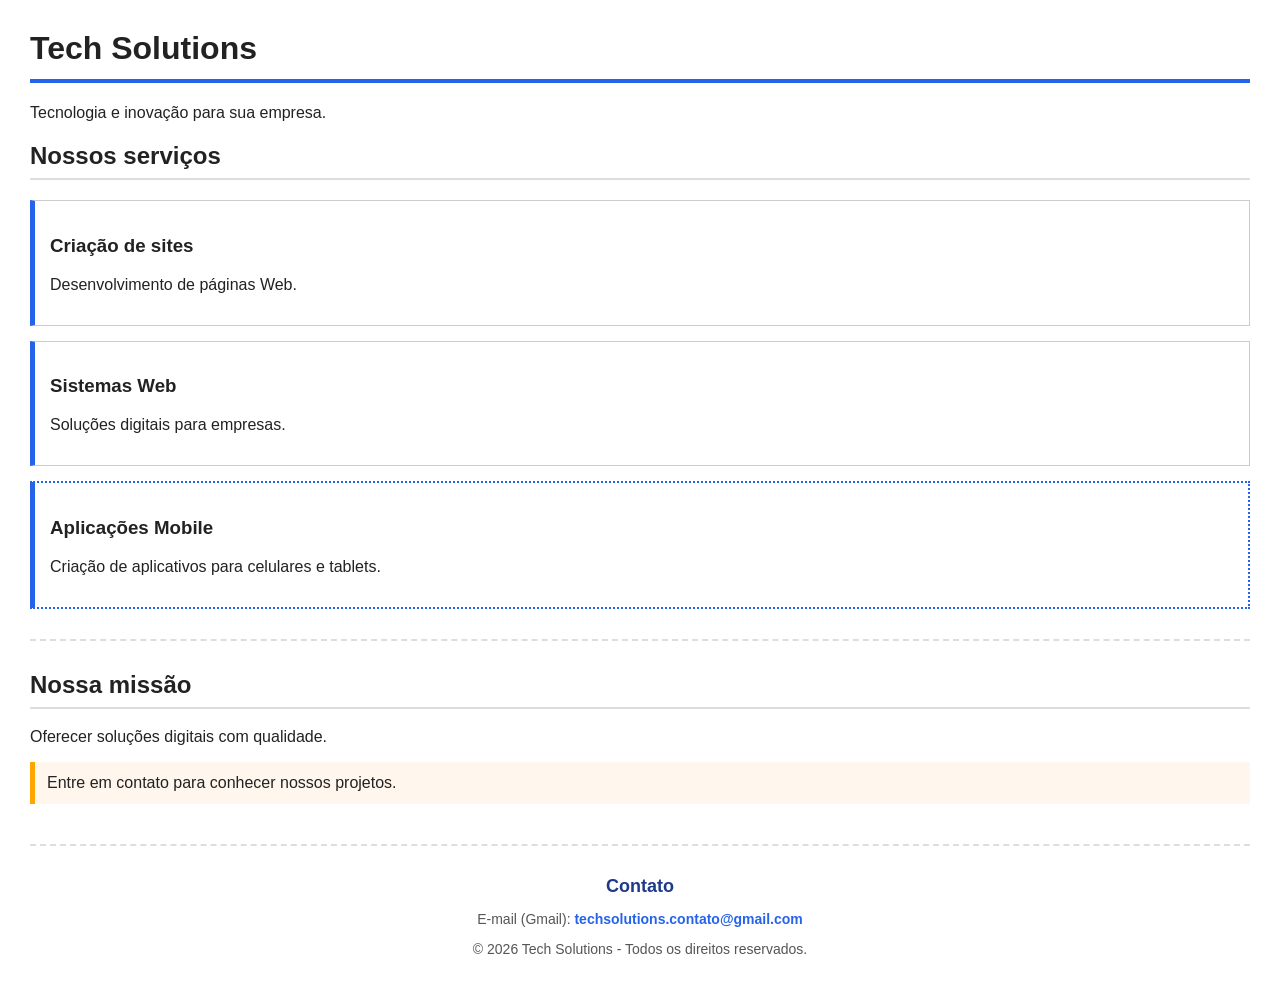
<file: 26.10.2026/empresa/index.html>
<!DOCTYPE html>
<html lang="pt-BR">
<head>
  <!-- Configurações da página -->
  <meta charset="UTF-8"> <!-- Suporte a acentos e caracteres especiais em português -->
  <meta name="viewport" content="width=device-width, initial-scale=1.0"> <!-- Ajusta a página para celulares e computadores -->
  <title>Tech Solutions</title> <!-- Título exibido na aba do navegador -->
  
  <!-- Ligação com o arquivo de estilos separado -->
  <link rel="stylesheet" href="style.css">
</head>
<body>

  <!-- Requisito 1: Cabeçalho com o nome da empresa -->
  <header>
    <!-- Requisito 2 e 9: Linha horizontal abaixo do título com efeito hover no CSS -->
    <h1 class="titulo">Tech Solutions</h1>
    <p>Tecnologia e inovação para sua empresa.</p> <!-- Slogan da empresa -->
  </header>

  <!-- Conteúdo principal da página -->
  <main>

    <!-- Requisito 3: Seção chamada "Nossos serviços" -->
    <section>
      <h2>Nossos serviços</h2>

      <!-- Requisitos 4 e 7: Pelo menos três serviços e cartões com bordas -->
      <!-- Primeiro serviço -->
      <div class="cartao">
        <h3>Criação de sites</h3>
        <p>Desenvolvimento de páginas Web.</p>
      </div>

      <!-- Segundo serviço -->
      <div class="cartao">
        <h3>Sistemas Web</h3>
        <p>Soluções digitais para empresas.</p>
      </div>

      <!-- Terceiro serviço (adicionado para cumprir o Requisito 4 e com borda pontilhada) -->
      <div class="cartao cartao-destaque">
        <h3>Aplicações Mobile</h3>
        <p>Criação de aplicativos para celulares e tablets.</p>
      </div>
    </section>

    <!-- Requisito 5 e 8: Linha separando as seções com estilo tracejado (dashed) -->
    <hr>

    <!-- Seção de Missão da Empresa -->
    <section>
      <h2>Nossa missão</h2>
      <p>Oferecer soluções digitais com qualidade.</p>
    </section>

    <!-- Requisito 6: Linha lateral para destacar o aviso -->
    <p class="aviso">
      Entre em contato para conhecer nossos projetos.
    </p>

  </main>

  <!-- Rodapé da página (tag semântica footer) com contato e Gmail -->
  <footer>
    <!-- Linha separadora antes do rodapé -->
    <hr>
    
    <!-- Informações de contato e Gmail -->
    <h3>Contato</h3> <!-- Título da área de contato -->
    <p>E-mail (Gmail): <a href="mailto:techsolutions.contato@gmail.com">techsolutions.contato@gmail.com</a></p> <!-- Link direto para o Gmail -->
    <p>&copy; 2026 Tech Solutions - Todos os direitos reservados.</p> <!-- Direitos autorais -->
  </footer>

</body>
</html>
</file>
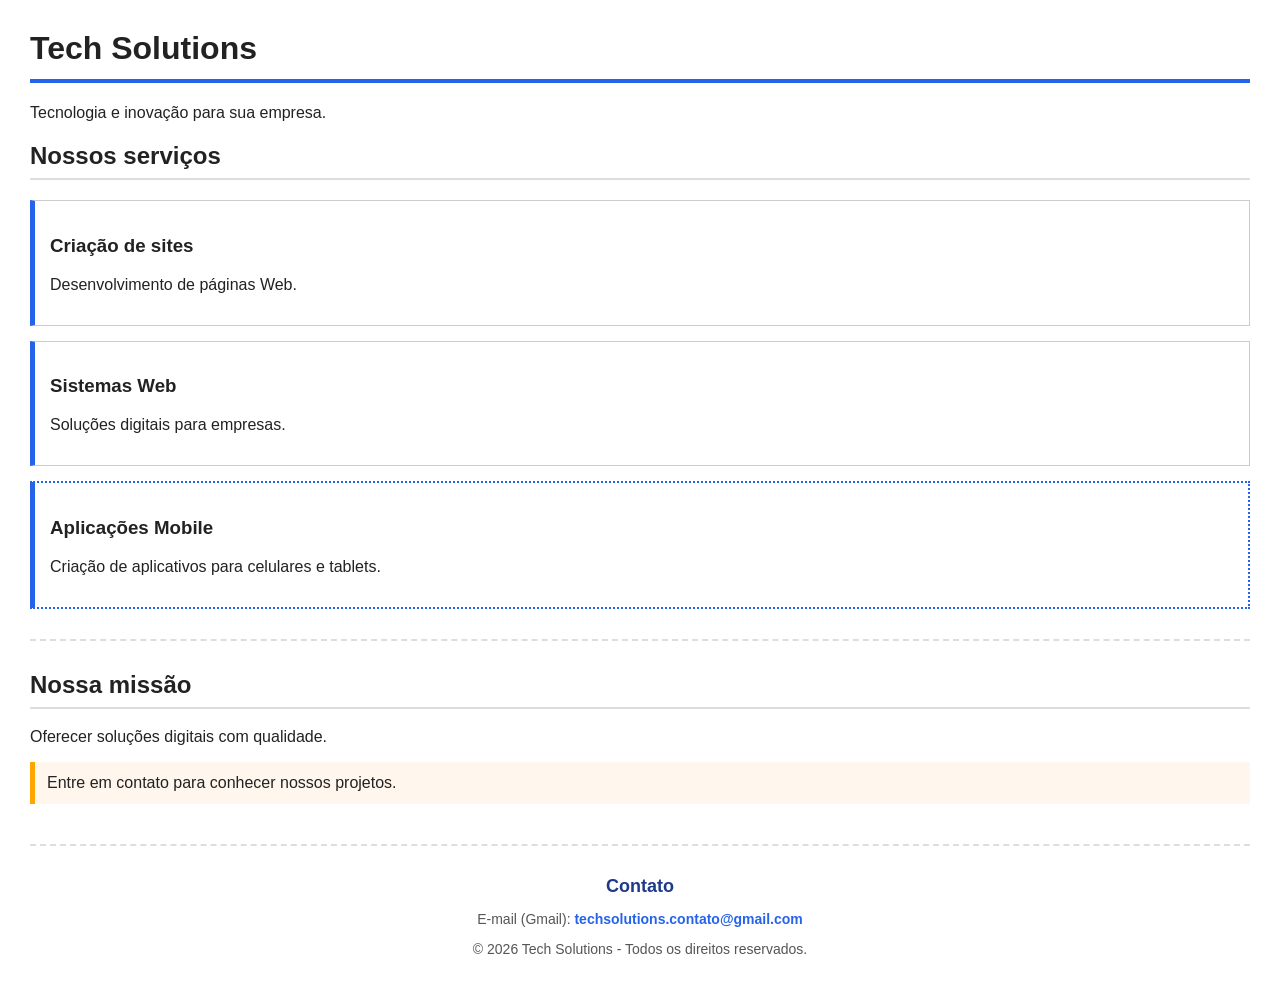
<file: 26.10.2026/index03.html>
<!DOCTYPE html>
<html lang="pt-BR">
<head>
  <!-- Configurações da página -->
  <meta charset="UTF-8"> <!-- Suporte a acentos e caracteres especiais em português -->
  <meta name="viewport" content="width=device-width, initial-scale=1.0"> <!-- Ajusta a página para celulares e computadores -->
  <title>Tech Solutions</title> <!-- Título exibido na aba do navegador -->
  
  <!-- Requisito 10: Arquivos HTML e CSS separados (ligação com o arquivo style03.css) -->
  <link rel="stylesheet" href="style03.css">
</head>
<body>

  <!-- Requisito 1: Cabeçalho com o nome da empresa -->
  <header>
    <!-- Requisito 2 e 9: Linha horizontal abaixo do título com efeito hover no CSS -->
    <h1 class="titulo">Tech Solutions</h1>
    <p>Tecnologia e inovação para sua empresa.</p> <!-- Slogan da empresa -->
  </header>

  <!-- Conteúdo principal da página -->
  <main>

    <!-- Requisito 3: Seção chamada "Nossos serviços" -->
    <section>
      <h2>Nossos serviços</h2>

      <!-- Requisitos 4 e 7: Pelo menos três serviços e cartões com bordas -->
      <!-- Primeiro serviço -->
      <div class="cartao">
        <h3>Criação de sites</h3>
        <p>Desenvolvimento de páginas Web.</p>
      </div>

      <!-- Segundo serviço -->
      <div class="cartao">
        <h3>Sistemas Web</h3>
        <p>Soluções digitais para empresas.</p>
      </div>

      <!-- Terceiro serviço (adicionado para cumprir o Requisito 4 e com borda pontilhada) -->
      <div class="cartao cartao-destaque">
        <h3>Aplicações Mobile</h3>
        <p>Criação de aplicativos para celulares e tablets.</p>
      </div>
    </section>

    <!-- Requisito 5 e 8: Linha separando as seções com estilo tracejado (dashed) -->
    <hr>

    <!-- Seção de Missão da Empresa -->
    <section>
      <h2>Nossa missão</h2>
      <p>Oferecer soluções digitais com qualidade.</p>
    </section>

    <!-- Requisito 6: Linha lateral para destacar o aviso -->
    <p class="aviso">
      Entre em contato para conhecer nossos projetos.
    </p>

  </main>

  <!-- Rodapé da página (tag semântica footer) com contato e Gmail -->
  <footer>
    <!-- Linha separadora antes do rodapé -->
    <hr>
    
    <!-- Informações de contato e Gmail -->
    <h3>Contato</h3> <!-- Título da área de contato -->
    <p>E-mail (Gmail): <a href="mailto:techsolutions.contato@gmail.com">techsolutions.contato@gmail.com</a></p> <!-- Link direto para o Gmail -->
    <p>&copy; 2026 Tech Solutions - Todos os direitos reservados.</p> <!-- Direitos autorais -->
  </footer>

</body>
</html>
</file>
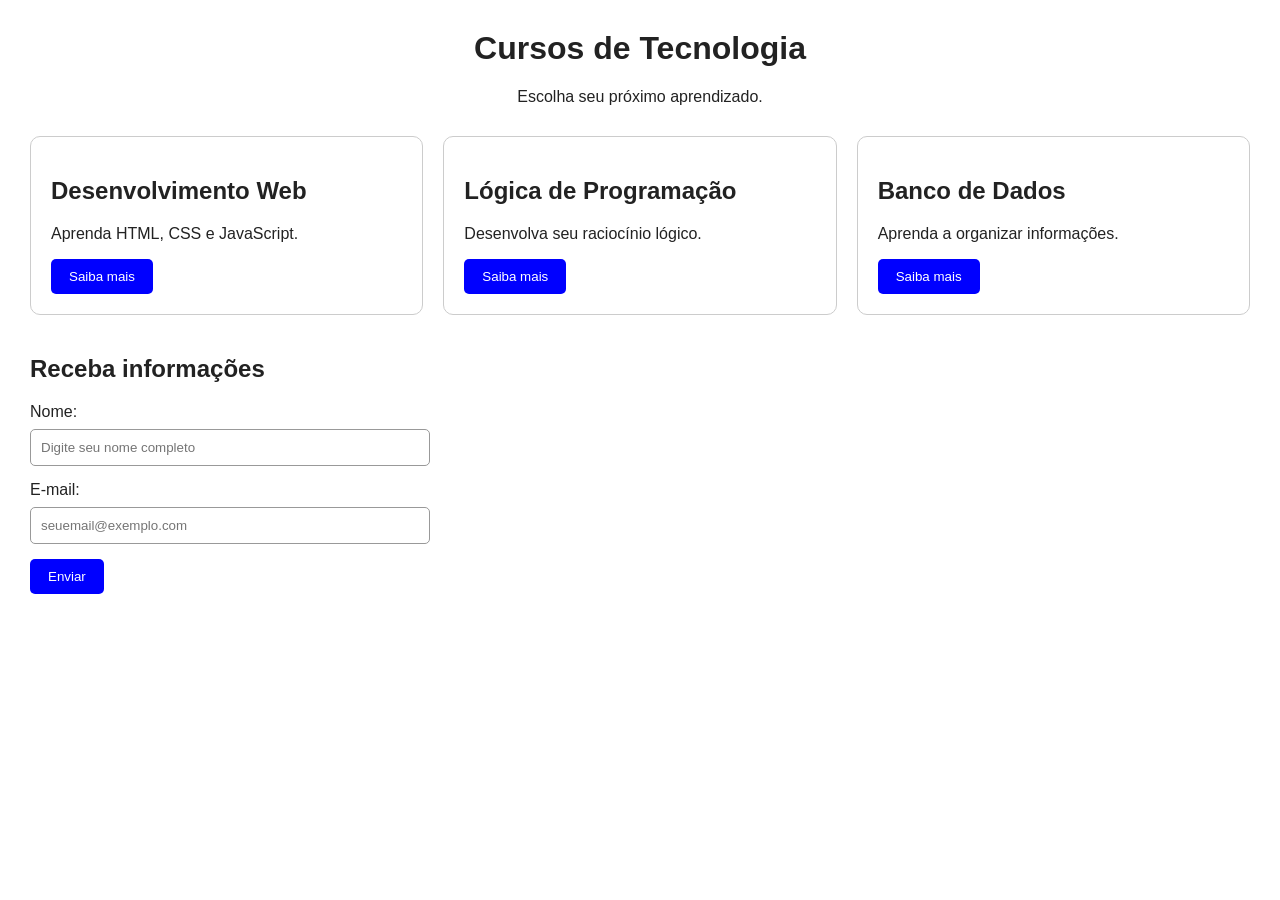
<file: 26.10.2026/index04.html>
<!DOCTYPE html>
<html lang="pt-BR">
<head>
  <!-- Definição da codificação de caracteres (permite acentuação em português como ç, ã, é) -->
  <meta charset="UTF-8">
  
  <!-- Configuração de viewport para garantir boa visualização em dispositivos móveis e desktops -->
  <meta name="viewport" content="width=device-width, initial-scale=1.0">
  
  <!-- Requisito 1: Título da aba do navegador -->
  <title>Cursos de Tecnologia</title>
  
  <!-- Ligação com a folha de estilos externa (style04.css) -->
  <link rel="stylesheet" href="style04.css">
</head>
<body>

  <!-- Cabeçalho da página -->
  <header>
    <!-- Requisito 1: Um título principal (h1) com efeito de animação @keyframes no CSS -->
    <!-- Requisito 10: Animação "aparecer" aplicada a este h1 -->
    <h1>Cursos de Tecnologia</h1>
    <p>Escolha seu próximo aprendizado.</p>
  </header>

  <!-- Conteúdo principal da página -->
  <main>
    <!-- Seção de exibição dos cursos com layout flexível (Flexbox) -->
    <section class="cursos">

      <!-- Requisito 2: Cartão 1 de curso (Desenvolvimento Web) -->
      <!-- Requisito 4 e 9: Cartão recebe transição e efeito :hover no CSS -->
      <article class="cartao">
        <h2>Desenvolvimento Web</h2>
        <p>Aprenda HTML, CSS e JavaScript.</p>
        <!-- Requisito 3: Um botão no cartão -->
        <!-- Requisito 5 e 6: Botão com efeitos :hover e :active -->
        <button type="button">Saiba mais</button>
      </article>

      <!-- Requisito 2: Cartão 2 de curso (Lógica de Programação) -->
      <article class="cartao">
        <h2>Lógica de Programação</h2>
        <p>Desenvolva seu raciocínio lógico.</p>
        <!-- Requisito 3: Um botão no cartão -->
        <button type="button">Saiba mais</button>
      </article>

      <!-- Requisito 2: Cartão 3 de curso (Banco de Dados) -->
      <article class="cartao">
        <h2>Banco de Dados</h2>
        <p>Aprenda a organizar informações.</p>
        <!-- Requisito 3: Um botão no cartão -->
        <button type="button">Saiba mais</button>
      </article>

    </section>

    <!-- Seção de contato / captura de leads com formulário -->
    <section class="secao-formulario">
      <h2>Receba informações</h2>

      <!-- Requisito 7: Um formulário com pelo menos dois campos -->
      <form>
        <!-- Campo 1: Nome do usuário -->
        <label for="nome">Nome:</label>
        <!-- Requisito 8: Campo de texto com efeito :focus configurado no CSS -->
        <input id="nome" type="text" placeholder="Digite seu nome completo" required>

        <!-- Campo 2: E-mail do usuário -->
        <label for="email">E-mail:</label>
        <!-- Requisito 8: Campo de e-mail com efeito :focus configurado no CSS -->
        <input id="email" type="email" placeholder="seuemail@exemplo.com" required>

        <!-- Botão de envio do formulário (também herda os efeitos :hover e :active) -->
        <button type="submit">Enviar</button>
      </form>
    </section>
  </main>

</body>
</html>
</file>
<file: 26.10.2026/style02.css>
/* ==========================================================================
   ARQUIVO: style02.css
   ATIVIDADE PRÁTICA 02 - ESTILOS COMPLETOS E COMENTADOS LINHA POR LINHA
   ========================================================================== */

/* --------------------------------------------------------------------------
   1. RESET E ESTILO GERAL DA PÁGINA
   -------------------------------------------------------------------------- */
* {
  margin: 0;                     /* Zera as margens externas padrão de todos os elementos */
  padding: 0;                    /* Zera os espaçamentos internos padrão de todos os elementos */
  box-sizing: border-box;        /* Garante que bordas e padding não aumentem a largura total do elemento */
}

body {
  font-family: 'Segoe UI', Arial, sans-serif; /* Define a família de fontes padrão da página */
  font-size: 16px;                            /* Tamanho base de leitura para todo o texto */
  line-height: 1.6;                           /* Espaçamento vertical entre linhas para leitura confortável */
  color: #1e293b;                             /* Cor do texto em tom cinza-azulado escuro para não cansar a vista */
  background-color: #f1f5f9;                  /* Cor de fundo cinza bem clara para contraste com os cartões brancos */
  padding: 20px 10px;                         /* Espaço de respiro nas bordas da janela */
}

/* Caixa limitadora central para não esticar demais o conteúdo em monitores grandes */
.container {
  max-width: 980px;              /* Largura máxima de 980 pixels */
  margin: 0 auto;                /* Centraliza o bloco automaticamente na horizontal */
}

/* --------------------------------------------------------------------------
   2. CABEÇALHO, MENU E RODAPÉ (HTML SEMÂNTICO)
   -------------------------------------------------------------------------- */

/* Cabeçalho do topo da página */
header.topo-pagina {
  background: linear-gradient(135deg, #1e3a8a, #2563eb); /* Gradiente de azul escuro para azul vivo */
  color: #ffffff;                                         /* Cor branca para o texto */
  padding: 30px 20px;                                     /* Espaçamento interno de 30px no topo/base e 20px nas laterais */
  border-radius: 12px;                                    /* Cantos arredondados de 12px */
  text-align: center;                                     /* Centraliza os textos do cabeçalho */
  margin-bottom: 20px;                                    /* Espaço de 20px abaixo do cabeçalho */
  box-shadow: 0 4px 14px rgba(30, 58, 138, 0.2);          /* Sombra azul suave para dar profundidade */
}

header.topo-pagina h1 {
  font-size: 30px;               /* Tamanho grande para destacar o título principal */
  font-weight: 700;              /* Letra em negrito bem encorpado */
  margin-bottom: 8px;            /* Espaço de 8px abaixo do título antes do subtítulo */
}

header.topo-pagina p {
  font-size: 16px;               /* Tamanho agradável para o parágrafo de apresentação */
  opacity: 0.95;                 /* Leve transparência para destacar hierarquicamente o h1 */
}

/* Barra do menu de navegação rápida */
nav.menu-navegacao {
  background-color: #ffffff;     /* Fundo branco limpo */
  border-radius: 8px;            /* Cantos arredondados */
  padding: 12px;                 /* Espaço interno de 12px */
  margin-bottom: 25px;           /* Espaço de 25px abaixo do menu */
  box-shadow: 0 2px 8px rgba(0, 0, 0, 0.05); /* Sombra sutil embaixo do menu */
}

nav.menu-navegacao ul {
  list-style: none;              /* Remove as bolinhas pretas padrão da lista */
  display: flex;                 /* Ativa o Flexbox para alinhar os links lado a lado */
  justify-content: center;       /* Centraliza os botões do menu horizontalmente */
  gap: 15px;                     /* Espaço uniforme de 15px entre cada botão */
  flex-wrap: wrap;               /* Permite que os botões quebrem linha se a tela for pequena */
}

nav.menu-navegacao a {
  text-decoration: none;         /* Remove a linha sublinhada padrão dos links */
  color: #334155;                /* Cor cinza escura para os textos dos links */
  font-weight: 600;              /* Letra semi-negrito para boa leitura */
  font-size: 14px;               /* Tamanho de 14px */
  padding: 6px 12px;             /* Área de clique estendida */
  border-radius: 6px;            /* Cantos arredondados no botão do link */
  transition: all 0.2s ease;     /* Transição suave ao passar o mouse */
}

nav.menu-navegacao a:hover {
  background-color: #eff6ff;     /* Fundo azul bem clarinho quando o mouse passa em cima */
  color: #1d4ed8;                /* Texto azul vibrante ao passar o mouse */
}

/* Rodapé no final da página */
footer.rodape-pagina {
  background-color: #0f172a;     /* Cor de fundo azul petróleo quase preta */
  color: #94a3b8;                /* Cor do texto em cinza claro para bom contraste */
  text-align: center;            /* Centraliza todo o texto do rodapé */
  padding: 25px 15px;            /* Espaçamento interno acolchoado */
  border-radius: 10px;           /* Cantos arredondados */
  margin-top: 40px;              /* Espaço de 40px acima do rodapé para separar do conteúdo */
  font-size: 14px;               /* Tamanho de fonte levemente menor */
}

footer.rodape-pagina strong {
  color: #ffffff;                /* Deixa os termos em negrito na cor branca pura */
}

/* --------------------------------------------------------------------------
   3. BLOCOS DE CADA PARTE E CARDS NUMERADOS DE QUESTÕES
   -------------------------------------------------------------------------- */

/* Seção que agrupa cada uma das 5 partes da atividade */
.secao-bloco {
  background-color: #ffffff;     /* Fundo branco */
  border-radius: 12px;           /* Cantos suaves e modernos */
  padding: 25px;                 /* Espaço interno de 25px */
  margin-bottom: 30px;           /* Espaço de 30px separando uma parte da outra */
  box-shadow: 0 2px 10px rgba(0, 0, 0, 0.04); /* Sombra suave */
}

/* Título de cada grande parte temática */
.titulo-parte {
  font-size: 22px;               /* Tamanho de 22px para destaque do bloco */
  color: #1e3a8a;                /* Cor azul escuro elegante */
  border-bottom: 2px solid #e2e8f0; /* Linha divisória horizontal cinza abaixo do título */
  padding-bottom: 10px;          /* Espaço de 10px entre o texto e a linha */
  margin-bottom: 20px;           /* Espaço de 20px abaixo da linha antes das questões */
}

/* Caixa retangular de cada Questão individual */
.card-questao {
  background-color: #f8fafc;     /* Fundo cinza bem clarinho */
  border: 1px solid #e2e8f0;     /* Borda fina contornando a questão */
  border-radius: 10px;           /* Cantos arredondados */
  padding: 20px;                 /* Espaçamento interno de 20px */
  margin-bottom: 22px;           /* Espaço entre uma questão e a próxima */
  transition: all 0.2s ease;     /* Transição suave de borda e sombra no hover */
}

.card-questao:hover {
  border-color: #93c5fd;         /* Borda fica azul claro ao passar o mouse */
  box-shadow: 0 4px 12px rgba(0, 0, 0, 0.05); /* Sombra fica mais pronunciada */
}

/* Cabeçalho da questão (reúne o número e o enunciado) */
.questao-cabecalho {
  display: flex;                 /* Alinha o número e a pergunta lado a lado */
  align-items: flex-start;       /* Alinha no topo */
  gap: 12px;                     /* Espaço de 12px entre a bolha do número e o texto */
  margin-bottom: 14px;           /* Espaço antes da resposta */
}

/* Círculo azul com o número da questão */
.numero-bolha {
  display: inline-flex;          /* Permite alinhar o número no centro do círculo */
  align-items: center;           /* Centraliza verticalmente o número */
  justify-content: center;        /* Centraliza horizontalmente o número */
  background-color: #2563eb;     /* Cor de fundo azul vivo */
  color: #ffffff;                /* Cor branca para o algarismo */
  font-size: 15px;               /* Tamanho da letra do número */
  font-weight: 700;              /* Número em negrito */
  min-width: 34px;               /* Diâmetro horizontal do círculo */
  height: 34px;                  /* Diâmetro vertical do círculo */
  border-radius: 50%;            /* 50% transforma o quadrado em um círculo perfeito */
  flex-shrink: 0;                /* Impede que o círculo seja esmagado pelo texto longo */
}

/* Texto do enunciado da questão */
.enunciado-questao {
  font-size: 16px;               /* Tamanho legível */
  font-weight: 600;              /* Semi-negrito para dar clareza à pergunta */
  color: #0f172a;                /* Cor escura para boa leitura */
  line-height: 1.45;             /* Altura de linha proporcional */
  margin: 0;                     /* Zera a margem padrão do h3 */
}

/* Caixa com a resposta explicativa simples */
.resposta-simples {
  background-color: #ffffff;     /* Fundo branco para destacar do fundo do cartão */
  border-left: 4px solid #3b82f6;/* Linha lateral azul que indica que é a resposta */
  border-radius: 0 6px 6px 0;    /* Cantos arredondados no lado direito */
  padding: 12px 16px;            /* Espaço interno para acolchoar o texto */
  margin-bottom: 12px;           /* Espaço antes do código de demonstração */
  font-size: 15px;               /* Tamanho agradável para leitura */
  color: #334155;                /* Cinza escuro */
}

.resposta-simples p {
  margin-bottom: 8px;            /* Espaço entre parágrafos da resposta */
}

.resposta-simples p:last-child {
  margin-bottom: 0;              /* Tira a margem do último parágrafo */
}

.resposta-simples ul,
.resposta-simples ol {
  margin-left: 20px;             /* Recuo para as listas com marcadores */
  margin-top: 6px;               /* Espaço acima da lista */
  margin-bottom: 6px;            /* Espaço abaixo da lista */
}

.resposta-simples li {
  margin-bottom: 4px;            /* Espaço entre um item da lista e outro */
}

/* Moldura que envolve a demonstração prática ou o código */
.caixa-demo {
  background-color: #ffffff;     /* Fundo branco */
  border: 1px solid #cbd5e1;     /* Borda cinza suave */
  border-radius: 8px;            /* Cantos arredondados */
  padding: 14px;                 /* Espaço interno */
  margin-top: 10px;              /* Espaço acima da demonstração */
}

/* Bloco escuro para exibição de códigos (<pre>) */
.caixa-demo pre {
  background-color: #0f172a;     /* Fundo azul escuro/preto de editor de código */
  color: #f8fafc;                /* Texto claro para sintaxe */
  padding: 12px;                 /* Espaço interno */
  border-radius: 6px;            /* Cantos arredondados */
  overflow-x: auto;              /* Adiciona barra de rolagem lateral se o código for muito longo */
  font-family: Consolas, Monaco, 'Courier New', monospace; /* Fonte monoespaçada de programação */
  font-size: 14px;               /* Tamanho da letra do código */
  margin-top: 6px;               /* Espaço acima */
}

/* Código em linha (<code>) */
.caixa-demo code {
  color: #1e40af;                /* Cor azul para trechos de código em linha */
  background-color: #eff6ff;     /* Fundo azul claro */
  padding: 2px 6px;              /* Respiro ao redor do trecho */
  border-radius: 4px;            /* Cantinhos arredondados */
  font-family: Consolas, Monaco, monospace; /* Fonte monoespaçada */
  font-size: 14px;               /* Tamanho */
}

.caixa-demo pre code {
  color: #f8fafc;                /* Letra branca dentro do bloco <pre> */
  background-color: transparent; /* Fundo transparente pois o <pre> já tem fundo escuro */
  padding: 0;                    /* Zera o padding interno */
}

/* --------------------------------------------------------------------------
   4. ESTILOS DAS DEMONSTRAÇÕES PRÁTICAS (FONTES, BORDAS, BOTÕES)
   -------------------------------------------------------------------------- */

/* Q3: Título Arial 32px azul negrito */
.titulo-q3-estilo {
  font-family: Arial, sans-serif; /* Define fonte Arial */
  font-size: 32px;                /* Tamanho de 32 pixels */
  font-weight: bold;              /* Peso negrito */
  color: #1d4ed8;                 /* Cor azul moderna */
  margin: 10px 0;                 /* Margem acima e abaixo */
}

/* Q4: font-style vs text-decoration */
.texto-italico {
  font-style: italic;             /* Inclina a fonte (itálico) */
  color: #0f172a;                 /* Cor escura */
}

.texto-sublinhado {
  text-decoration: underline;     /* Adiciona linha sublinhada embaixo do texto */
  color: #1d4ed8;                 /* Cor azul */
}

/* Q5: Três parágrafos diferentes */
.paragrafo-arial {
  font-family: Arial, sans-serif; /* Fonte Arial */
  font-size: 18px;                /* Tamanho 18px */
  color: #1e293b;                 /* Cor escura */
  margin-bottom: 6px;             /* Espaço abaixo */
}

.paragrafo-georgia {
  font-family: Georgia, serif;   /* Fonte Georgia com serifa */
  font-size: 16px;                /* Tamanho 16px */
  color: #334155;                 /* Cor cinza */
  margin-bottom: 6px;             /* Espaço abaixo */
}

.paragrafo-verdana {
  font-family: Verdana, sans-serif; /* Fonte Verdana sem serifa */
  font-size: 14px;                /* Tamanho 14px */
  color: #475569;                 /* Cor cinza média */
}

/* Q7: line-height */
.paragrafo-lineheight {
  line-height: 1.8;               /* 180% da altura da fonte: espaçamento confortável entre linhas */
  background-color: #f8fafc;      /* Fundo suave */
  padding: 12px;                  /* Espaço interno */
  border-radius: 6px;             /* Cantos arredondados */
  border: 1px solid #e2e8f0;      /* Borda sutil */
}

/* Q9: Borda sólida 2px preta, cantos arredondados e padding 15px */
.caixa-q9 {
  border: 2px solid #000000;      /* Borda sólida preta de 2px */
  border-radius: 8px;             /* Cantos arredondados com raio de 8px */
  padding: 15px;                  /* Espaçamento interno de 15px */
  background-color: #ffffff;      /* Fundo branco */
}

/* Q10: Margin vs Padding */
.caixa-margin-padding-externa {
  background-color: #e2e8f0;      /* Fundo cinza */
  border: 2px dashed #64748b;     /* Borda tracejada cinza */
  padding: 16px;                  /* Padding: espaço interno que protege o elemento filho */
  margin: 10px 0;                 /* Margin: espaço externo que afasta vizinhos */
  border-radius: 6px;             /* Cantos arredondados */
}

.caixa-margin-padding-interna {
  background-color: #ffffff;      /* Fundo branco */
  padding: 12px;                  /* Padding interno da caixa branca */
  border: 2px solid #2563eb;      /* Borda azul sólida */
  border-radius: 4px;             /* Cantos arredondados */
}

/* Q11: 3 caixas de bordas */
.grade-bordas {
  display: flex;                  /* Alinha as 3 caixas lado a lado */
  gap: 12px;                      /* Espaço de 12px entre as caixas */
  margin-top: 10px;               /* Espaço acima */
}

.borda-item {
  flex: 1;                        /* Todas ocupam larguras iguais */
  padding: 14px;                  /* Espaço interno */
  text-align: center;             /* Texto centralizado */
  background-color: #ffffff;      /* Fundo branco */
  border-radius: 6px;             /* Cantos arredondados */
  font-weight: 600;               /* Texto semi-negrito */
}

.borda-solida {
  border: 3px solid #2563eb;      /* Borda contínua sólida azul */
}

.borda-tracejada {
  border: 3px dashed #16a34a;     /* Borda em traços verde */
}

.borda-pontilhada {
  border: 3px dotted #dc2626;     /* Borda em pontos vermelha */
}

/* Q12: border-radius, box-shadow e outline */
.card-sombra-efeito {
  background-color: #ffffff;      /* Fundo branco */
  padding: 18px;                  /* Espaço interno */
  border-radius: 12px;            /* Cantos arredondados */
  box-shadow: 0 8px 20px rgba(0, 0, 0, 0.08); /* Sombra suave de profundidade 3D */
  outline: 2px solid transparent; /* Contorno transparente pronto para ser ativado */
  transition: all 0.25s ease;     /* Transição suave para o efeito de elevação */
}

.card-sombra-efeito:hover {
  transform: translateY(-3px);    /* Levanta a caixa em 3px */
  box-shadow: 0 12px 28px rgba(0, 0, 0, 0.12); /* Sombra mais densa simulando elevação */
  outline: 2px solid #3b82f6;     /* Contorno azul visível sem alterar as dimensões da caixa */
}

/* --------------------------------------------------------------------------
   5. BOTÕES E FORMULÁRIOS
   -------------------------------------------------------------------------- */
.btn-padrao {
  display: inline-block;          /* Permite aplicar dimensões e padding */
  padding: 10px 18px;             /* Espaçamento interno confortável para o clique */
  font-size: 15px;                /* Tamanho do texto do botão */
  font-weight: 600;               /* Texto em semi-negrito */
  color: #ffffff;                 /* Letra branca */
  background-color: #2563eb;      /* Fundo azul vivo */
  border: none;                   /* Remove a borda padrão do navegador */
  border-radius: 6px;             /* Cantos arredondados */
  cursor: pointer;                /* Muda a seta do mouse para o ícone de mãozinha */
  transition: background-color 0.2s ease; /* Transição de cor suave */
}

.btn-padrao:hover {
  background-color: #1d4ed8;      /* Azul mais escuro ao passar o mouse */
}

.btn-hover-demo {
  background-color: #475569;      /* Cinza original */
  color: #ffffff;                 /* Letra branca */
  padding: 10px 20px;             /* Espaçamento interno */
  border: none;                   /* Sem borda */
  border-radius: 6px;             /* Cantos arredondados */
  cursor: pointer;                /* Cursor de mãozinha */
  transition: background-color 0.3s ease; /* Transição suave de cor */
  font-weight: 600;               /* Semi-negrito */
}

.form-linha {
  display: flex;                  /* Alinha o campo de texto e o botão lado a lado */
  gap: 10px;                      /* Espaço de 10px entre o campo e o botão */
  margin-top: 10px;               /* Espaço acima */
}

.campo-input {
  flex: 1;                        /* Faz o campo de texto ocupar todo o espaço restante */
  padding: 10px 12px;             /* Espaçamento interno onde se digita */
  font-size: 15px;                /* Tamanho da letra digitada */
  border: 1px solid #cbd5e1;      /* Borda cinza suave */
  border-radius: 6px;             /* Cantos arredondados */
  outline: none;                  /* Remove o contorno padrão azulado do navegador */
}

.campo-input:focus {
  border-color: #2563eb;          /* Borda fica azul ao clicar para digitar */
}

.resultado-aviso {
  margin-top: 10px;               /* Espaço acima */
  padding: 10px 14px;             /* Espaçamento interno */
  background-color: #eff6ff;      /* Fundo azul claro */
  border-left: 4px solid #2563eb; /* Linha lateral azul indicando aviso */
  color: #1e40af;                 /* Texto azul escuro */
  border-radius: 4px;             /* Cantos arredondados */
  font-weight: 500;               /* Peso médio */
}

/* --------------------------------------------------------------------------
   6. RESPONSIVIDADE E CARTÕES (QUESTÕES 21, 24 E 30)
   -------------------------------------------------------------------------- */
.conteiner-cards-flex {
  display: flex;                  /* Ativa o Flexbox para alinhar os cartões */
  flex-wrap: wrap;                /* Permite quebra de linha se a tela for pequena */
  justify-content: space-between; /* Distribui os 3 cartões de ponta a ponta com espaço igual */
  gap: 15px;                      /* Espaço uniforme de 15px entre os cartões */
  margin-top: 15px;               /* Espaço acima */
}

.card-info {
  flex: 1 1 calc(33.333% - 15px); /* Divide a linha em 3 colunas iguais em telas de computador */
  min-width: 240px;               /* Largura mínima para o cartão não ficar muito espremido */
  background-color: #ffffff;      /* Fundo branco */
  border: 1px solid #e2e8f0;      /* Borda fina */
  border-radius: 10px;            /* Cantos arredondados */
  padding: 18px;                  /* Espaço interno */
  box-shadow: 0 4px 6px rgba(0, 0, 0, 0.04); /* Sombra suave */
}

.card-info h4 {
  font-size: 17px;                /* Tamanho do título do cartão */
  color: #1e40af;                 /* Cor azul escura */
  margin-bottom: 8px;             /* Espaço abaixo */
}

.card-info p {
  font-size: 14px;                /* Tamanho da descrição */
  color: #64748b;                 /* Cor cinza suave */
  margin-bottom: 0;               /* Zera a margem inferior */
}

/* --------------------------------------------------------------------------
   7. MEDIA QUERIES (QUESTÕES 20, 21 E 30)
   -------------------------------------------------------------------------- */
@media (max-width: 600px) {
  /* Reduz o tamanho do título em telas de celular até 600px */
  header.topo-pagina h1,
  .titulo-q3-estilo {
    font-size: 22px;              /* Redução de 30px/32px para 22px */
  }

  /* Menu de navegação reorganizado em coluna vertical para celulares */
  nav.menu-navegacao ul {
    flex-direction: column;       /* Empilha os links verticalmente */
    align-items: center;          /* Centraliza os links */
    gap: 8px;                     /* Espaço entre os links */
  }

  /* Cartões reorganizados em uma única coluna vertical no celular */
  .conteiner-cards-flex {
    flex-direction: column;       /* Empilha os cartões um embaixo do outro */
  }

  .card-info {
    width: 100%;                  /* Ocupa 100% da largura da tela do celular */
    flex: 1 1 100%;               /* Força largura total */
  }

  /* Caixas de bordas da Q11 empilhadas no celular */
  .grade-bordas {
    flex-direction: column;       /* Fica uma caixa embaixo da outra */
  }

  /* Campo de formulário e botão empilhados no celular */
  .form-linha {
    flex-direction: column;       /* Campo em cima e botão embaixo */
  }

  .questao-cabecalho {
    flex-direction: row;          /* Mantém o número ao lado do título */
  }
}
</file>
<file: 26.10.2026/empresa/style.css>
/* Configuração geral do corpo da página */
body {
  font-family: Arial, sans-serif; /* Define a fonte do texto (Arial ou alternativa sem serifa) */
  margin: 30px;                   /* Cria um espaço de respiro de 30px nas bordas da tela */
  color: #222222;                 /* Cor escura do texto para garantir boa leitura */
}

/* Requisito 2 e 8: Título com linha sólida (Estilo 1: solid) */
.titulo {
  border-bottom: 4px solid #2563EB; /* Requisito 2: Linha azul sólida de 4px abaixo do título */
  padding-bottom: 12px;             /* Espaço interno de 12px entre o texto e a linha azul */
}

/* Requisito 9: Efeito hover na linha decorativa do título */
.titulo:hover {
  border-color: orange;             /* Requisito 9: A linha azul muda para laranja ao passar o mouse */
}

/* Títulos secundários das seções */
h2 {
  border-bottom: 2px solid #DDDDDD; /* Linha cinza clara sólida de 2px abaixo dos subtítulos */
  padding-bottom: 8px;              /* Espaço de 8px entre o texto do h2 e a linha */
}

/* Requisito 4 e 7: Cartões de serviços com borda */
.cartao {
  border: 1px solid #CCCCCC;        /* Requisito 7: Borda cinza fina de 1px ao redor de todo o cartão */
  border-left: 5px solid #2563EB;   /* Linha lateral azul mais grossa de 5px para dar destaque */
  padding: 15px;                    /* Espaço interno de 15px para o texto não colar na borda */
  margin: 15px 0;                   /* Espaço externo de 15px acima e abaixo para separar os cartões */
}

/* Requisito 8: Terceiro serviço com borda pontilhada (Estilo 2: dotted) */
.cartao-destaque {
  border: 2px dotted #2563EB;       /* Requisito 8: Borda pontilhada azul de 2px (Estilo dotted) */
  border-left: 5px solid #2563EB;   /* Mantém a linha lateral azul de destaque */
}

/* Requisito 5 e 8: Linha separadora entre seções (Estilo 3: dashed) */
hr {
  border: none;                     /* Remove a borda cinza padrão e feia do navegador */
  border-top: 2px dashed #DDDDDD;   /* Requisito 8: Linha tracejada cinza de 2px (Estilo dashed) */
  margin: 30px 0;                   /* Espaço de 30px acima e abaixo para separar as seções */
}

/* Requisito 6: Linha lateral para destacar o aviso */
.aviso {
  border-left: 5px solid orange;    /* Requisito 6: Linha lateral laranja grossa de 5px */
  padding: 12px;                    /* Espaço interno de 12px para acolchoar o texto */
  background-color: #FFF7ED;        /* Cor de fundo alaranjada bem suave para destacar o aviso */
}

/* Rodapé da página (footer) */
footer {
  margin-top: 40px;                 /* Espaço de 40px acima do rodapé para separar do conteúdo */
  text-align: center;               /* Centraliza todos os textos do rodapé */
  font-size: 14px;                  /* Tamanho de letra de 14px */
  color: #555555;                   /* Cor cinza intermediária para o texto do rodapé */
}

/* Título de contato dentro do rodapé */
footer h3 {
  font-size: 18px;                  /* Tamanho de 18px para o título Contato */
  color: #1e3a8a;                   /* Cor azul escura */
  margin-bottom: 8px;               /* Espaço de 8px abaixo do título Contato */
}

/* Link de e-mail do Gmail no rodapé */
footer a {
  color: #2563EB;                   /* Cor azul para o link do Gmail */
  text-decoration: none;            /* Remove o sublinhado padrão do link */
  font-weight: bold;                /* Deixa o e-mail em negrito para facilitar a leitura */
}

/* Efeito ao passar o mouse sobre o e-mail */
footer a:hover {
  text-decoration: underline;       /* Adiciona linha sublinhada ao passar o mouse sobre o e-mail */
  color: orange;                    /* Muda a cor do link para laranja no hover */
}
</file>
<file: 26.10.2026/style03.css>
/* ==========================================================================
   ARQUIVO: style03.css
   PÁGINA INSTITUCIONAL COM LINHAS - TECH SOLUTIONS
   Baseado no código da atividade com todas as explicações linha por linha
   ========================================================================== */

/* Configuração geral do corpo da página */
body {
  font-family: Arial, sans-serif; /* Define a fonte do texto (Arial ou alternativa sem serifa) */
  margin: 30px;                   /* Cria um espaço de respiro de 30px nas bordas da tela */
  color: #222222;                 /* Cor escura do texto para garantir boa leitura */
}

/* Requisito 2 e 8: Título com linha sólida (Estilo 1: solid) */
.titulo {
  border-bottom: 4px solid #2563EB; /* Requisito 2: Linha azul sólida de 4px abaixo do título */
  padding-bottom: 12px;             /* Espaço interno de 12px entre o texto e a linha azul */
}

/* Requisito 9: Efeito hover na linha decorativa do título */
.titulo:hover {
  border-color: orange;             /* Requisito 9: A linha azul muda para laranja ao passar o mouse */
}

/* Títulos secundários das seções */
h2 {
  border-bottom: 2px solid #DDDDDD; /* Linha cinza clara sólida de 2px abaixo dos subtítulos */
  padding-bottom: 8px;              /* Espaço de 8px entre o texto do h2 e a linha */
}

/* Requisito 4 e 7: Cartões de serviços com borda */
.cartao {
  border: 1px solid #CCCCCC;        /* Requisito 7: Borda cinza fina de 1px ao redor de todo o cartão */
  border-left: 5px solid #2563EB;   /* Linha lateral azul mais grossa de 5px para dar destaque */
  padding: 15px;                    /* Espaço interno de 15px para o texto não colar na borda */
  margin: 15px 0;                   /* Espaço externo de 15px acima e abaixo para separar os cartões */
}

/* Requisito 8: Terceiro serviço com borda pontilhada (Estilo 2: dotted) */
.cartao-destaque {
  border: 2px dotted #2563EB;       /* Requisito 8: Borda pontilhada azul de 2px (Estilo dotted) */
  border-left: 5px solid #2563EB;   /* Mantém a linha lateral azul de destaque */
}

/* Requisito 5 e 8: Linha separadora entre seções (Estilo 3: dashed) */
hr {
  border: none;                     /* Remove a borda cinza padrão e feia do navegador */
  border-top: 2px dashed #DDDDDD;   /* Requisito 8: Linha tracejada cinza de 2px (Estilo dashed) */
  margin: 30px 0;                   /* Espaço de 30px acima e abaixo para separar as seções */
}

/* Requisito 6: Linha lateral para destacar o aviso */
.aviso {
  border-left: 5px solid orange;    /* Requisito 6: Linha lateral laranja grossa de 5px */
  padding: 12px;                    /* Espaço interno de 12px para acolchoar o texto */
  background-color: #FFF7ED;        /* Cor de fundo alaranjada bem suave para destacar o aviso */
}

/* Rodapé da página (footer) */
footer {
  margin-top: 40px;                 /* Espaço de 40px acima do rodapé para separar do conteúdo */
  text-align: center;               /* Centraliza todos os textos do rodapé */
  font-size: 14px;                  /* Tamanho de letra de 14px */
  color: #555555;                   /* Cor cinza intermediária para o texto do rodapé */
}

/* Título de contato dentro do rodapé */
footer h3 {
  font-size: 18px;                  /* Tamanho de 18px para o título Contato */
  color: #1e3a8a;                   /* Cor azul escura */
  margin-bottom: 8px;               /* Espaço de 8px abaixo do título Contato */
}

/* Link de e-mail do Gmail no rodapé */
footer a {
  color: #2563EB;                   /* Cor azul para o link do Gmail */
  text-decoration: none;            /* Remove o sublinhado padrão do link */
  font-weight: bold;                /* Deixa o e-mail em negrito para facilitar a leitura */
}

/* Efeito ao passar o mouse sobre o e-mail */
footer a:hover {
  text-decoration: underline;       /* Adiciona linha sublinhada ao passar o mouse sobre o e-mail */
  color: orange;                    /* Muda a cor do link para laranja no hover */
}
</file>
<file: 26.10.2026/style04.css>
/* ==========================================================================
   PROJETO PRÁTICO: PÁGINA INTERATIVA DE CURSOS
   ARQUIVO: style04.css
   Objetivo: Estilização visual interativa com CSS (:hover, :active, :focus,
             transition e animações com @keyframes).
   ========================================================================== */

/* --------------------------------------------------------------------------
   1. ESTILOS GERAIS DA PÁGINA (BODY)
   -------------------------------------------------------------------------- */
body {
  font-family: Arial, sans-serif; /* Define uma fonte limpa e de fácil leitura */
  margin: 30px;                   /* Cria espaçamento externo nas bordas da página */
  color: #222222;                 /* Cor de texto cinza escuro para melhor contraste e legibilidade */
}

/* --------------------------------------------------------------------------
   2. CABEÇALHO (HEADER) E ANIMAÇÃO DO TÍTULO PRINCIPAL
   Requisito 1: Um título principal.
   Requisito 10: Uma animação utilizando @keyframes.
   -------------------------------------------------------------------------- */
header {
  text-align: center;             /* Centraliza o título e o texto de introdução */
  margin-bottom: 30px;            /* Espaço abaixo do cabeçalho antes dos cursos */
}

/* Aplicação da animação no título principal <h1> */
header h1 {
  /*
    Propriedade 'animation':
    - 'aparecer': nome da animação definida no @keyframes abaixo.
    - '1s': duração total da animação (1 segundo).
    - 'ease-out': curva de velocidade suave, desacelerando no final.
  */
  animation: aparecer 1s ease-out;
}

/*
  Requisito 10: Definição da animação com @keyframes
  'from' (ou 0%): estado inicial do elemento ao carregar a página.
  'to' (ou 100%): estado final do elemento após a conclusão.
*/
@keyframes aparecer {
  from {
    opacity: 0;                   /* Começa invisível */
    transform: translateY(-15px); /* Começa 15px deslocado para cima */
  }
  to {
    opacity: 1;                   /* Torna-se 100% visível */
    transform: translateY(0);     /* Volta para sua posição original natural */
  }
}

/* --------------------------------------------------------------------------
   3. SEÇÃO DE CURSOS (LAYOUT FLEXBOX)
   Requisito 2: Pelo menos três cartões de cursos.
   -------------------------------------------------------------------------- */
.cursos {
  display: flex;                  /* Ativa o Flexbox para alinhar os cartões lado a lado */
  flex-wrap: wrap;                /* Permite que os cartões quebrem para a próxima linha em telas menores */
  gap: 20px;                      /* Espaço uniforme de 20px entre os cartões */
  margin-bottom: 40px;            /* Espaçamento abaixo da lista de cursos */
}

/* --------------------------------------------------------------------------
   4. ESTILIZAÇÃO DOS CARTÕES
   Requisito 4: Efeito :hover nos cartões.
   Requisito 9: Pelo menos uma transição utilizando transition.
   -------------------------------------------------------------------------- */
.cartao {
  flex: 1 1 220px;                /* Cresce (1), encolhe (1) e tem largura base inicial de 220px */
  padding: 20px;                  /* Espaçamento interno para o conteúdo não tocar nas bordas */
  border: 1px solid #cccccc;      /* Borda cinza suave para delimitar o cartão */
  border-radius: 10px;            /* Bordas arredondadas nos cantos */
  
  /*
    Requisito 9: Propriedade 'transition'
    Faz a mudança de estado (transform e box-shadow) acontecer de forma gradual e suave
    ao invés de mudar bruscamente.
  */
  transition: transform 0.3s ease, box-shadow 0.3s ease;
}

/*
  Requisito 4: Efeito :hover nos cartões
  Acionado quando o usuário passa o cursor do mouse por cima do cartão.
*/
.cartao:hover {
  transform: translateY(-5px);         /* Eleva o cartão 5px para cima, criando sensação de levitação */
  box-shadow: 0 8px 18px rgba(0, 0, 0, 0.12); /* Sombra suave para criar efeito de profundidade 3D */
}

/* --------------------------------------------------------------------------
   5. ESTILIZAÇÃO DOS BOTÕES
   Requisito 3: Um botão em cada cartão.
   Requisito 5: Efeito :hover nos botões.
   Requisito 6: Efeito :active nos botões.
   Requisito 9: Transição suave nos botões.
   -------------------------------------------------------------------------- */
button {
  background-color: blue;         /* Cor de fundo padrão azul */
  color: white;                   /* Cor do texto em branco para contraste */
  padding: 10px 18px;             /* Espaço interno: 10px superior/inferior, 18px laterais */
  border: none;                   /* Remove a borda padrão do navegador */
  border-radius: 5px;             /* Cantos levemente arredondados */
  cursor: pointer;                /* Muda o cursor para mãozinha (indicando elemento clicável) */
  
  /*
    Requisito 9: Transição suave para a troca de cor e efeito de clique
  */
  transition: background-color 0.3s ease, transform 0.2s ease;
}

/*
  Requisito 5: Efeito :hover nos botões
  Muda a cor de fundo para verde quando o mouse passa por cima.
*/
button:hover {
  background-color: green;        /* Cor verde ao passar o mouse */
}

/*
  Requisito 6: Efeito :active nos botões
  Acionado exatamente no momento em que o usuário clica e segura o botão do mouse.
*/
button:active {
  transform: scale(0.95);         /* Reduz o botão para 95% do tamanho, simulando um clique real (pressionamento) */
}

/* --------------------------------------------------------------------------
   6. FORMULÁRIO E CAMPOS DE ENTRADA
   Requisito 7: Um formulário com pelo menos dois campos.
   Requisito 8: Efeito :focus nos campos.
   -------------------------------------------------------------------------- */
input {
  display: block;                 /* Exibe o input como bloco para ocupar sua própria linha */
  width: 100%;                    /* Ocupa a largura total disponível */
  max-width: 400px;               /* Limita a largura máxima a 400px para não ficar esticado demais */
  box-sizing: border-box;         /* Inclui padding e border dentro do cálculo da largura (evita estouro) */
  padding: 10px;                  /* Espaço interno para digitação confortável */
  margin: 8px 0 15px;             /* Margens: 8px acima, 0 nas laterais e 15px abaixo do campo */
  border: 1px solid #999999;      /* Borda cinza clara neutra */
  border-radius: 5px;             /* Cantos arredondados */
  transition: border-color 0.2s ease, outline 0.2s ease, box-shadow 0.2s ease; /* Transição no foco */
}

/*
  Requisito 8: Efeito :focus nos campos
  Acionado quando o usuário clica ou navega via teclado (Tab) para dentro do campo de digitação.
*/
input:focus {
  outline: 2px solid #2563EB;     /* Contorno azul moderno ao redor do campo em foco */
  border-color: #2563EB;          /* Altera a borda para azul combinando com o outline */
}
</file>
